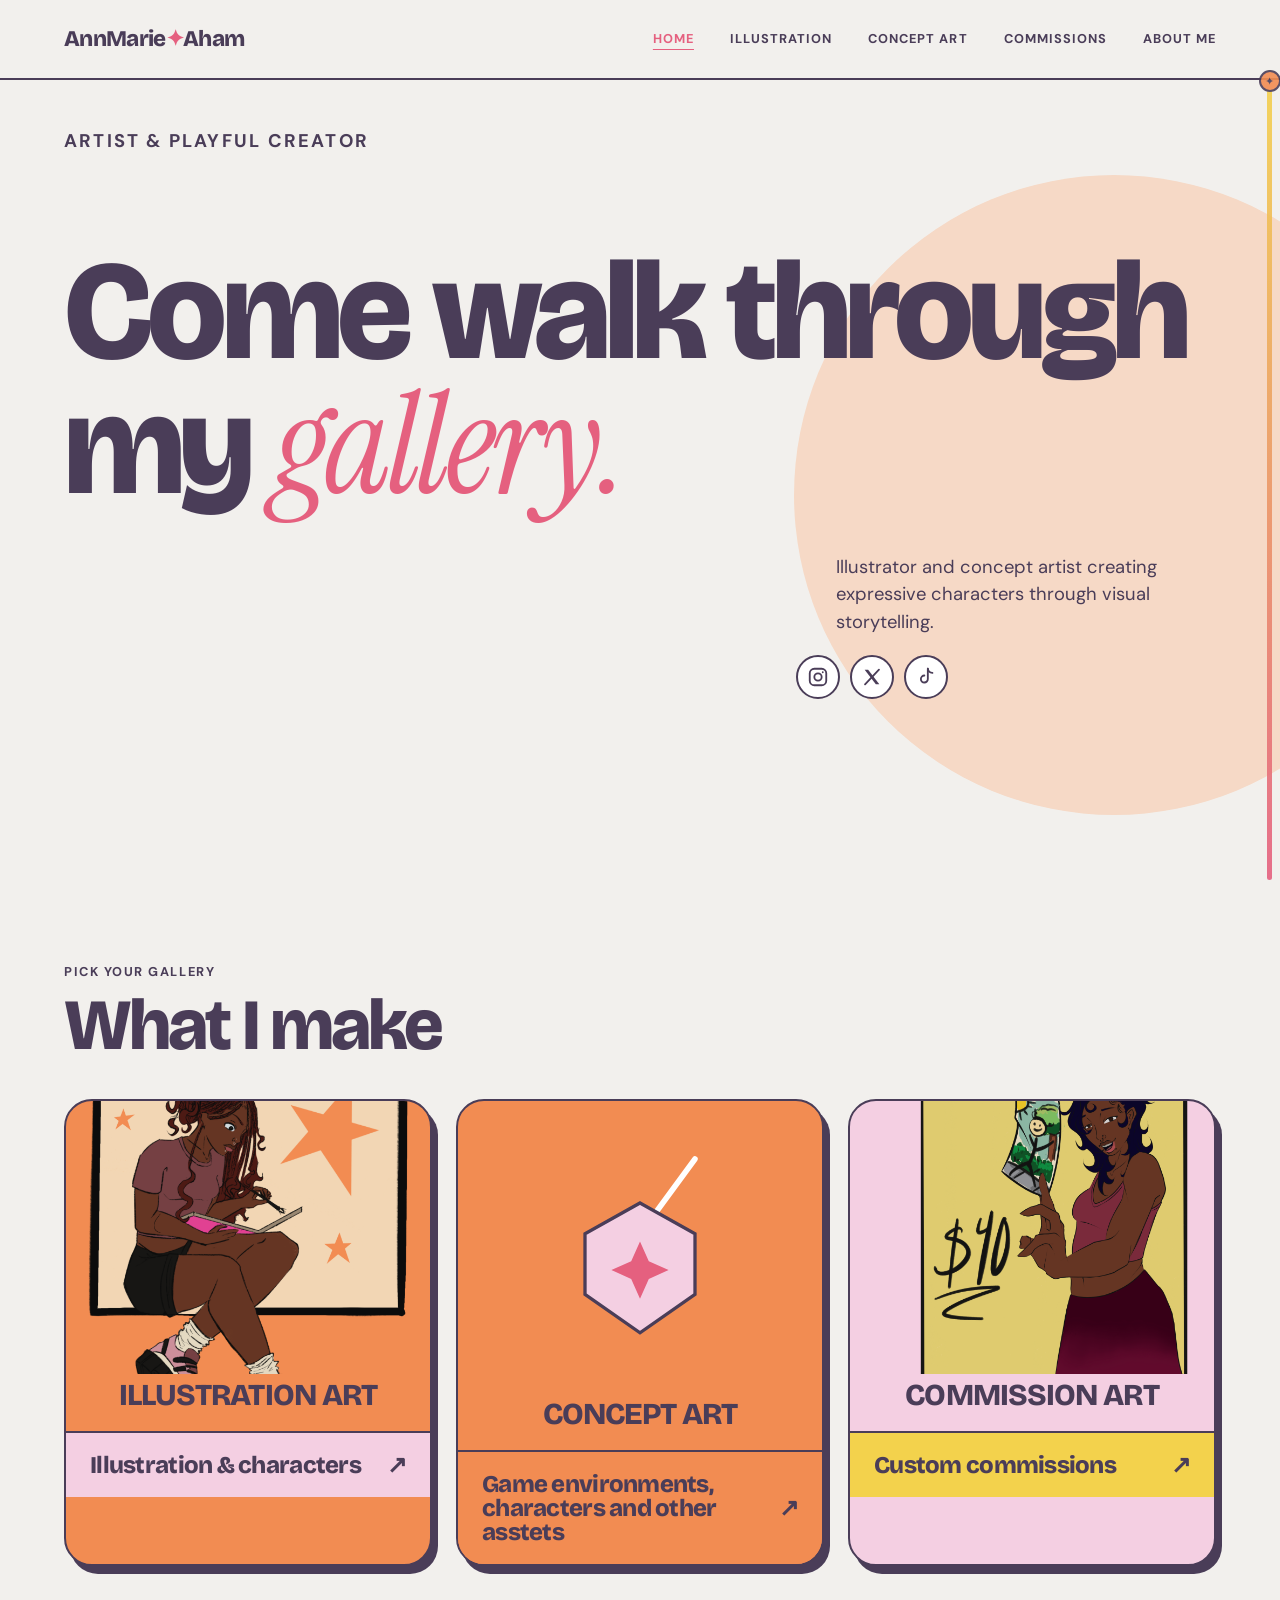
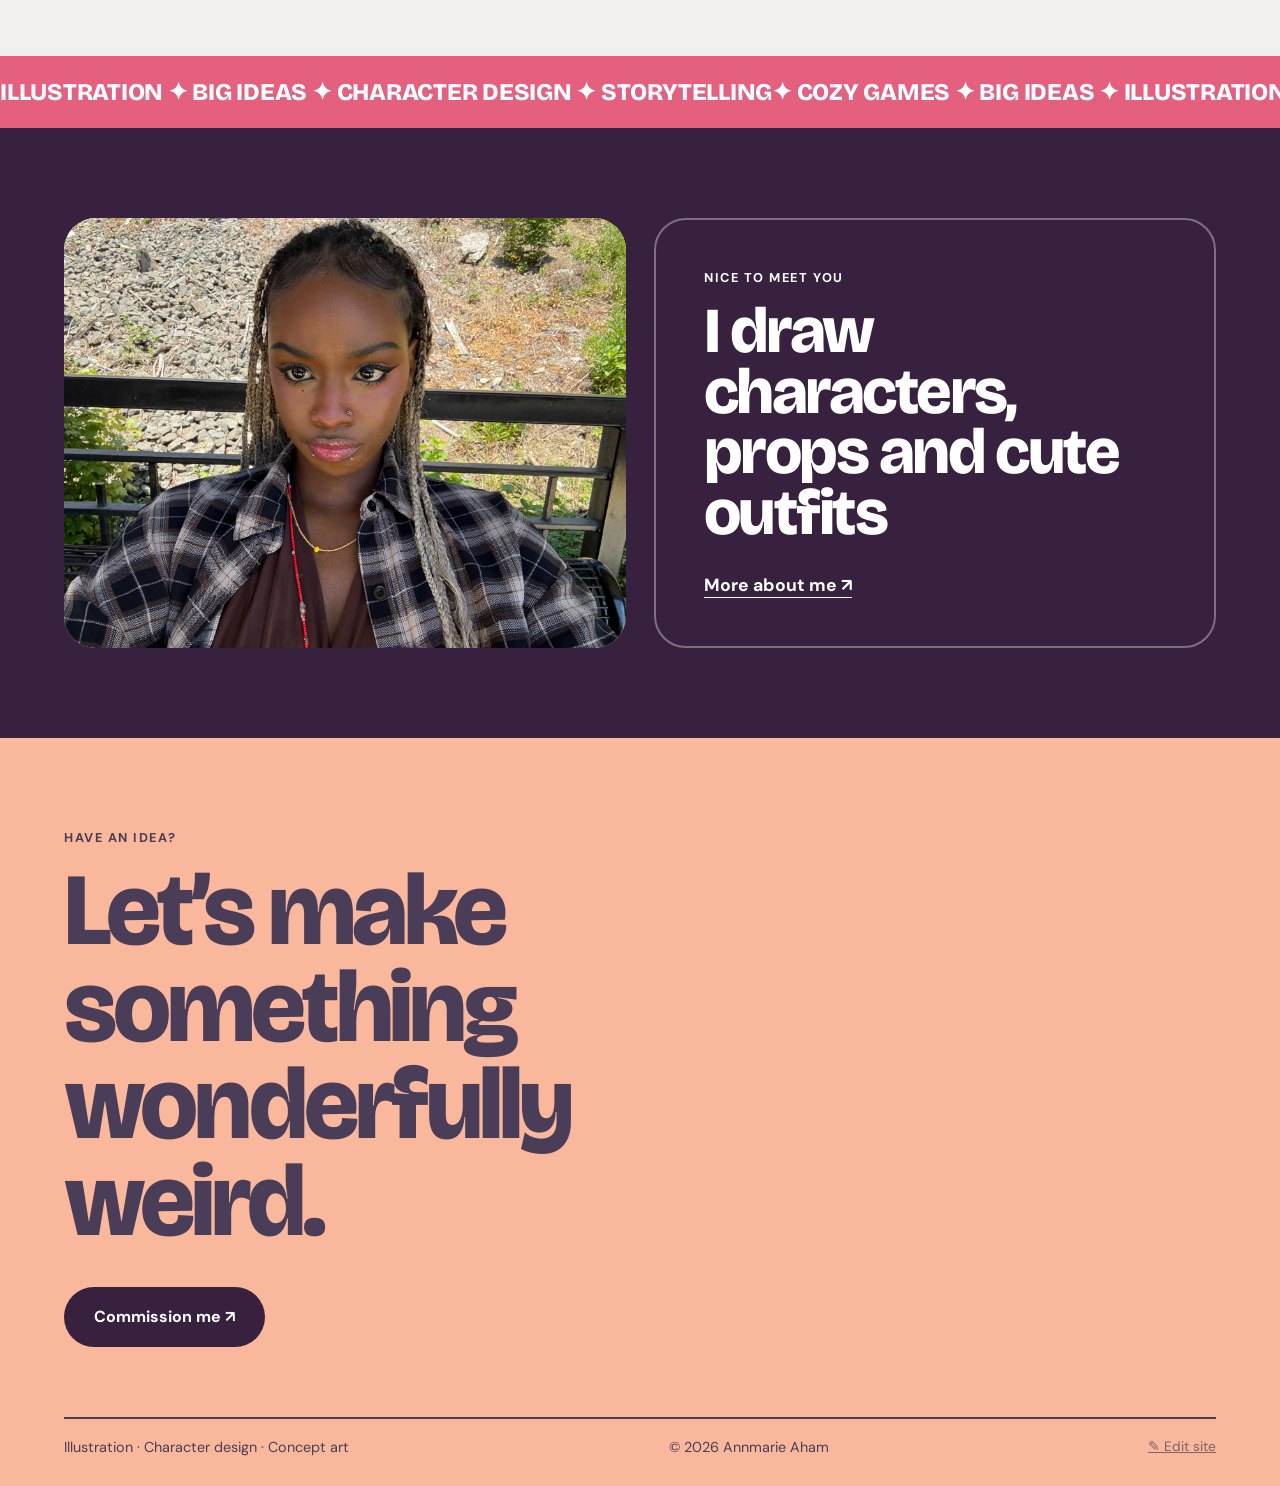
<file: index.html>
<!DOCTYPE html>
<html lang="en">
<head>
<meta charset="utf-8">
<meta name="viewport" content="width=device-width, initial-scale=1">
<title>Annmarie Aham | Illustration, Character & Game Design</title>
<link rel="preconnect" href="https://fonts.googleapis.com">
<link rel="preconnect" href="https://fonts.gstatic.com" crossorigin>
<link href="https://fonts.googleapis.com/css2?family=Bricolage+Grotesque:opsz,wght@12..96,500;12..96,800&family=DM+Sans:wght@400;500;700&family=Instrument+Serif:ital@1&display=swap" rel="stylesheet">
<link rel="icon" href="favicon.png" type="image/png"><link rel="apple-touch-icon" href="favicon.png"><link rel="stylesheet" href="style.css">
</head>
<body data-page="home">

<header>
  <a class="logo" href="#top">ANNMARIE<span>✦</span>AHAM</a>
  <nav aria-label="Main"><a href="index.html" aria-current="page">Home</a>
    <a href="illustration.html">Illustration</a>
    <a href="game-design.html">Game design</a>
    <a href="commissions.html">Commissions</a>
    <a href="about.html">About me</a>
  </nav>
</header>

<main id="top">
  <section class="hero">
    <div class="circle" aria-hidden="true"></div>
    <p class="tag" style="max-width:none;margin:0" data-text="hero.tag">Artist &amp; playful world-builder</p>
    <h1><span data-text="hero.title">Come wander through my</span> <em data-text="hero.accent">imagination.</em></h1>
    <p data-text="hero.text">Illustrator and concept artist creating expressive characters and immersive worlds.</p><div class="soc-slot" data-socials></div>
  </section>

  <section class="make" id="work">
    <p class="tag" data-text="make.tag">Pick your adventure</p>
    <h2 data-text="make.heading">What I make</h2>
    <div class="cards">

      <!-- Replace each <svg> with <img src="your-art.png" alt="..."> when you're ready -->
      <a class="card" href="illustration.html" style="background:var(--orange)">
        <div class="art" data-img="card1.image">
          <svg viewBox="0 0 200 200" aria-hidden="true"><ellipse cx="78" cy="30" rx="14" ry="22" fill="#8fbf4a" transform="rotate(-35 78 30)"/><circle cx="100" cy="110" r="72" fill="#f6cf6a" stroke="#4a3d58" stroke-width="3"/><circle cx="78" cy="105" r="6" fill="#4a3d58"/><circle cx="122" cy="105" r="6" fill="#4a3d58"/><path d="M85 130q15 12 30 0" stroke="#4a3d58" stroke-width="4" fill="none" stroke-linecap="round"/></svg>
        </div>
        <div class="big" data-text="card1.big">Sweet trouble</div>
        <div class="label" style="background:var(--blush)"><span data-text="card1.label">Illustration &amp; characters</span><span>↗</span></div>
      </a>

      <a class="card c2" href="game-design.html">
        <div class="art" data-img="card2.image">
          <svg viewBox="0 0 200 200" aria-hidden="true"><line x1="150" y1="20" x2="95" y2="95" stroke="#fff" stroke-width="5" stroke-linecap="round"/><path d="M100 60l50 28v55l-50 35-50-35V88z" fill="#f4cfe2" stroke="#4a3d58" stroke-width="3"/><path d="M100 95l8 18 18 8-18 8-8 18-8-18-18-8 18-8z" fill="#e5607f"/></svg>
        </div>
        <div class="big" data-text="card2.big">Small but mighty</div>
        <div class="label"><span data-text="card2.label">Game design</span><span>↗</span></div>
      </a>

      <a class="card c3" href="commissions.html">
        <div class="art" data-img="card3.image">
          <svg viewBox="0 0 200 200" aria-hidden="true"><circle cx="45" cy="45" r="22" fill="#f28c52"/><circle cx="45" cy="45" r="9" fill="#f3d24c"/><circle cx="150" cy="150" r="26" fill="#f28c52"/><circle cx="150" cy="150" r="10" fill="#f3d24c"/><circle cx="100" cy="100" r="46" fill="#f28c52" stroke="#4a3d58" stroke-width="3"/><path d="M62 88a38 30 0 0 1 76 0z" fill="#f3d24c"/><circle cx="88" cy="108" r="3.5" fill="#4a3d58"/><circle cx="112" cy="108" r="3.5" fill="#4a3d58"/></svg>
        </div>
        <div class="big" data-text="card3.big">Grow wild</div>
        <div class="label"><span data-text="card3.label">Custom commissions</span><span>↗</span></div>
      </a>
    </div>
  </section>

  <div class="band" aria-hidden="true"><div><span data-text="band">Games ✦ Big ideas ✦ Character design ✦ Colorful worlds ✦ Cozy games ✦ Big ideas ✦ </span><span data-text="band">Games ✦ Big ideas ✦ Character design ✦ Colorful worlds ✦ Cozy games ✦ Big ideas ✦ </span><span data-text="band">Games ✦ Big ideas ✦ Character design ✦ Colorful worlds ✦ Cozy games ✦ Big ideas ✦ </span><span data-text="band">Games ✦ Big ideas ✦ Character design ✦ Colorful worlds ✦ Cozy games ✦ Big ideas ✦ </span></div></div>

  <section class="about" id="about">
    <div class="pic" data-img="teaser.image">
      <svg viewBox="0 0 200 220" aria-hidden="true"><path d="M100 10l30 50H70z" fill="#f9b79b"/><path d="M45 190c-6-70 10-125 55-125s61 55 55 125z" fill="#e5607f" stroke="#38213f" stroke-width="3"/><circle cx="78" cy="115" r="7" fill="#38213f"/><circle cx="122" cy="115" r="7" fill="#38213f"/><path d="M82 145h36v14q-18 8-36 0z" fill="#fff"/></svg>
    </div>
    <div class="txt">
      <div>
        <p class="tag" data-text="teaser.tag">Nice to meet you</p>
        <h2 style="margin-top:14px" data-text="teaser.heading">I draw joy with a dash of mischief.</h2>
      </div>
      <a href="about.html" data-text="teaser.link">More about me ↗</a>
    </div>
  </section>

  <section class="cta" id="contact">
    <p class="tag" data-text="cta.tag">Have a story to tell?</p>
    <h2 style="margin-top:14px" data-text="cta.heading">Let’s make something wonderfully weird.</h2>
    <a class="btn" href="commissions.html" data-text="cta.button">Commission me ↗</a>
    <footer><span data-text="site.footer">Illustration · Character design · Game design</span><span data-text="site.copyright">© 2026 Annmarie Aham</span></footer>
  </section>
</main>

<div id="trail" aria-hidden="true"><div id="dot">✦</div></div>
<script src="site.js"></script>
</body>
</html>
</file>
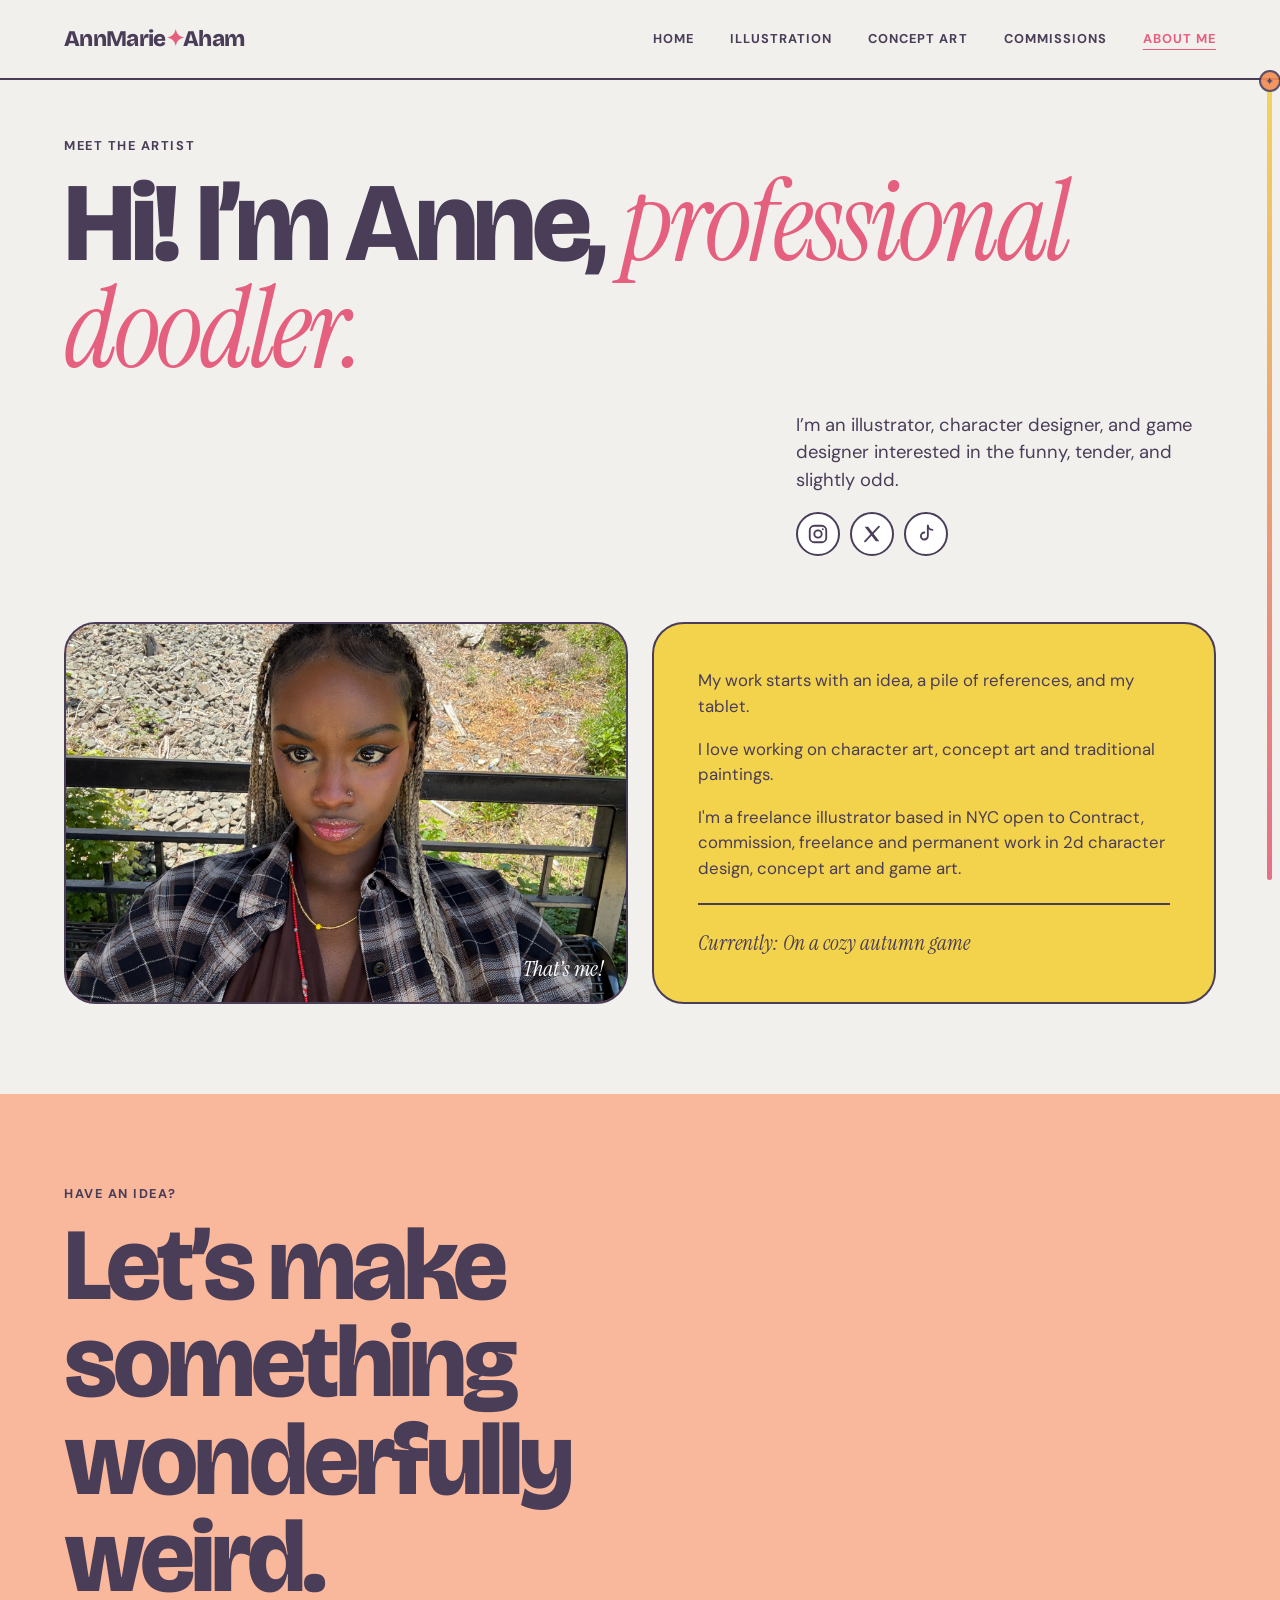
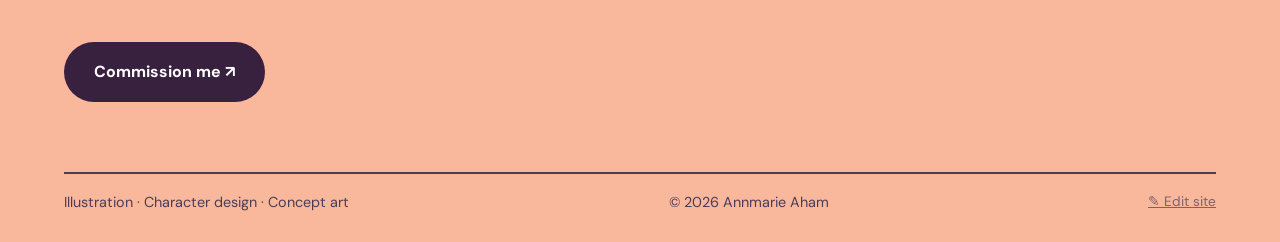
<file: about.html>
<!DOCTYPE html>
<html lang="en"><head><meta charset="utf-8"><meta name="viewport" content="width=device-width, initial-scale=1">
<title>About | Annmarie Aham</title>
<link rel="preconnect" href="https://fonts.googleapis.com"><link rel="preconnect" href="https://fonts.gstatic.com" crossorigin>
<link href="https://fonts.googleapis.com/css2?family=Bricolage+Grotesque:opsz,wght@12..96,500;12..96,800&family=DM+Sans:wght@400;500;700&family=Instrument+Serif:ital@1&display=swap" rel="stylesheet">
<link rel="icon" href="favicon.png" type="image/png"><link rel="apple-touch-icon" href="favicon.png"><link rel="stylesheet" href="style.css"></head><body data-page="about"><header><a class="logo" href="index.html">ANNMARIE<span>✦</span>AHAM</a><nav aria-label="Main"><a href="index.html">Home</a><a href="illustration.html">Illustration</a><a href="game-design.html">Game design</a><a href="commissions.html">Commissions</a><a href="about.html" aria-current="page">About me</a></nav></header><main><section class="page-hero"><p class="tag" data-text="tag">Meet the artist</p><h1><span data-text="title">Hi! I’m Annmarie,</span> <em data-text="accent">professional doodler.</em></h1><p class="lead" data-text="lead">I’m an illustrator, character designer, and game designer interested in the funny, tender, and slightly odd.</p><div class="soc-slot" data-socials></div></section><section class="duo"><div class="me" data-img="portrait"><svg viewBox="0 0 200 220" aria-hidden="true"><path d="M30 215c-10-90 8-175 70-175s80 85 70 175z" fill="#4a2d5c"/><circle cx="100" cy="120" r="52" fill="#f3b45a"/><circle cx="80" cy="118" r="5" fill="#38213f"/><circle cx="120" cy="118" r="5" fill="#38213f"/><path d="M88 140q12 9 24 0" stroke="#38213f" stroke-width="4" fill="none" stroke-linecap="round"/></svg><b data-text="caption">That’s me!</b></div>
<div class="bio" ><div data-list="bio" data-item="p" style="display:contents"><p>My work starts with a pencil, a pile of references, and the question “what if it had a tiny hat?” Edit this paragraph with your own story.</p><p>I love collaborating with kind people on picture books, indie games, and identity projects. When I’m not drawing, you’ll find me making ceramics and gardening.</p></div><hr><p class="now" data-text="now">Currently: wonky shapes, tiny marvels, huge flowers.</p></div></section></main><section class="cta"><p class="tag" data-text="cta.tag">Have a story to tell?</p><h2 style="margin-top:14px" data-text="cta.heading">Let’s make something wonderfully weird.</h2><a class="btn" href="commissions.html" data-text="cta.button">Commission me ↗</a><footer><span data-text="site.footer">Illustration · Character design · Game design</span><span data-text="site.copyright">© 2026 Annmarie Aham</span></footer></section><div id="trail" aria-hidden="true"><div id="dot">✦</div></div><script src="site.js"></script></body></html>
</file>
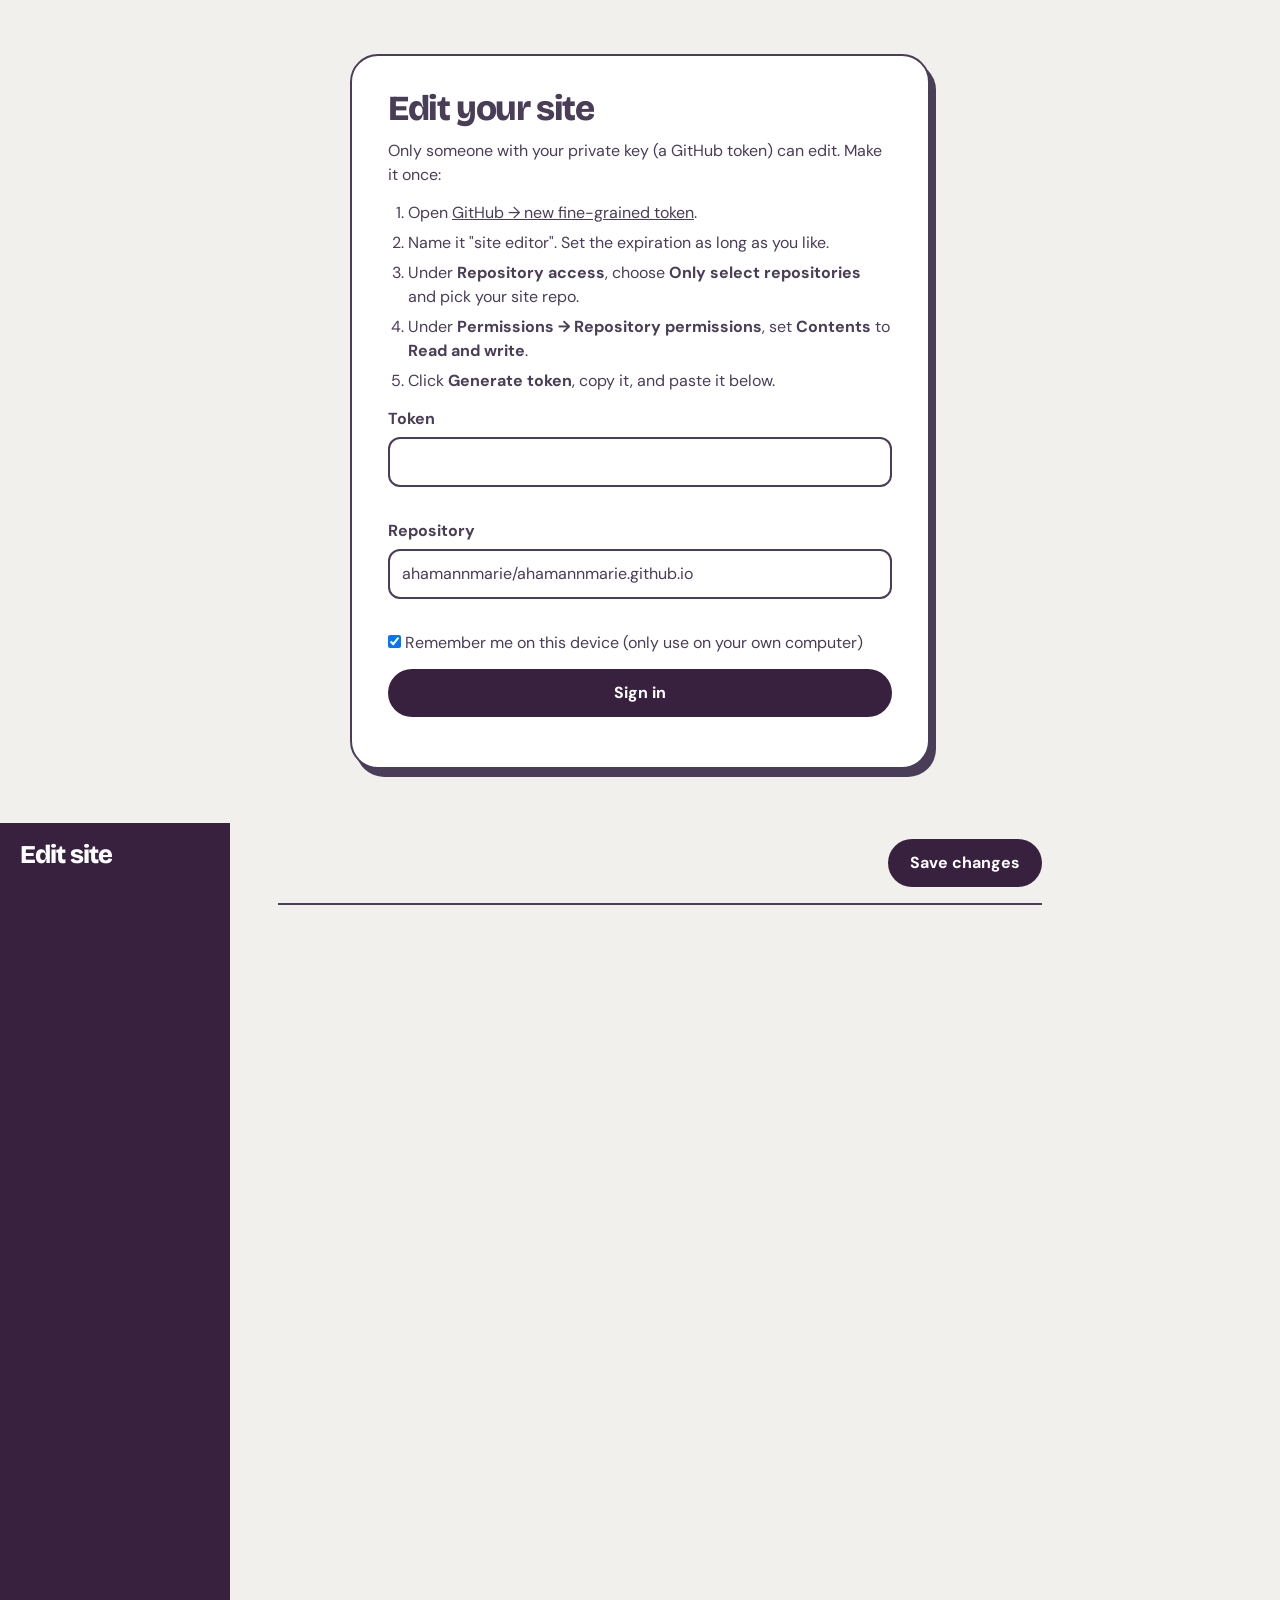
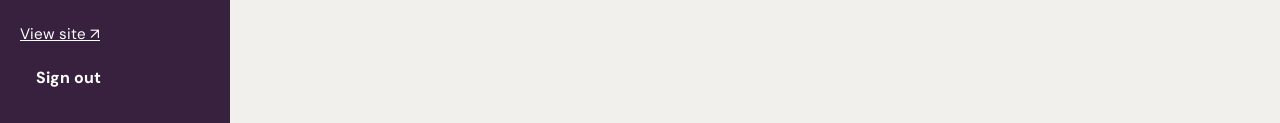
<file: admin.html>
<!DOCTYPE html>
<html lang="en"><head><meta charset="utf-8"><meta name="viewport" content="width=device-width, initial-scale=1">
<meta name="robots" content="noindex"><title>Edit site | Annmarie Aham</title>
<link rel="preconnect" href="https://fonts.googleapis.com"><link rel="preconnect" href="https://fonts.gstatic.com" crossorigin>
<link href="https://fonts.googleapis.com/css2?family=Bricolage+Grotesque:opsz,wght@12..96,500;12..96,800&family=DM+Sans:wght@400;500;700&display=swap" rel="stylesheet">
<link rel="stylesheet" href="style.css">
<style>
body{background:var(--paper)}
#login{max-width:580px;margin:6vh auto;padding:clamp(20px,4vw,36px);border:2px solid var(--ink);border-radius:28px;box-shadow:6px 8px 0 var(--ink);background:#fff;display:grid;gap:14px}
#login ol{padding-left:20px;display:grid;gap:6px}
#app{display:grid;grid-template-columns:230px 1fr;min-height:100vh}
aside{background:var(--plum);color:#fff;padding:20px;display:flex;flex-direction:column;gap:8px;position:sticky;top:0;height:100vh;overflow:auto}
aside h1{font-size:1.6rem;margin-bottom:10px}
aside a{color:#fff;margin-top:auto;font-size:.95rem}
.tab{text-align:left;background:none;border:2px solid transparent;color:#fff;padding:11px 14px;border-radius:14px;font:inherit;font-weight:700;cursor:pointer;min-height:44px}
.tab:hover{background:rgba(255,255,255,.12)}.tab[aria-current]{background:var(--pink)}
main{padding:0 clamp(16px,4vw,48px) 90px;max-width:860px}
.bar{position:sticky;top:0;z-index:5;background:var(--paper);display:flex;gap:14px;align-items:center;flex-wrap:wrap;padding:16px 0;border-bottom:2px solid var(--ink);margin-bottom:24px}
.bar h2{font-size:1.8rem;margin-right:auto}
#msg{font-weight:700}#msg.err{color:#b3123c}
.b{background:var(--plum);color:#fff;border:0;border-radius:999px;padding:12px 22px;font:inherit;font-weight:700;cursor:pointer;min-height:44px}
.b:hover{background:var(--pink)}.b.s{background:#fff;color:var(--ink);border:2px solid var(--ink);padding:6px 14px;min-height:36px}
.f{margin-bottom:18px}.l{display:block;font-weight:700;margin-bottom:6px}
input[type=text],input[type=email],textarea,select{width:100%;padding:11px 12px;border:2px solid var(--ink);border-radius:12px;font:inherit;background:#fff;color:var(--ink)}
input[type=color]{width:64px;height:44px;border:2px solid var(--ink);border-radius:12px;padding:2px;background:#fff}
fieldset{border:2px solid var(--ink);border-radius:20px;padding:16px;margin:0 0 18px;min-width:0}
legend{font-weight:800;padding:0 8px}legend:empty{display:none}
.row{border:2px dashed #b9aec2;border-radius:16px;padding:12px;margin-bottom:12px}
.rh{display:flex;gap:8px;align-items:center;margin-bottom:10px;font-weight:700}.rh .b:first-of-type{margin-left:auto}
.thumb{display:block;width:150px;aspect-ratio:4/3;object-fit:cover;border-radius:12px;border:2px solid var(--ink);margin-bottom:8px;background:#eee}
.hint{display:block;font-size:.85rem;opacity:.75;margin-bottom:8px;word-break:break-all}
@media(max-width:760px){#app{display:block}aside{position:static;height:auto;flex-direction:row;flex-wrap:wrap}aside h1{width:100%}aside a{margin:0}}
</style></head>
<body>
<div id="login" hidden>
  <h1 style="font-size:2.2rem">Edit your site</h1>
  <p>Only someone with your private key (a GitHub token) can edit. Make it once:</p>
  <ol>
    <li>Open <a href="https://github.com/settings/personal-access-tokens/new" target="_blank" rel="noopener">GitHub → new fine-grained token</a>.</li>
    <li>Name it "site editor". Set the expiration as long as you like.</li>
    <li>Under <b>Repository access</b>, choose <b>Only select repositories</b> and pick your site repo.</li>
    <li>Under <b>Permissions → Repository permissions</b>, set <b>Contents</b> to <b>Read and write</b>.</li>
    <li>Click <b>Generate token</b>, copy it, and paste it below.</li>
  </ol>
  <div class="f"><label class="l" for="tk">Token</label><input id="tk" type="password" autocomplete="off" style="width:100%;padding:11px 12px;border:2px solid var(--ink);border-radius:12px;font:inherit"></div>
  <div class="f"><label class="l" for="rp">Repository</label><input id="rp" type="text"></div>
  <label><input id="rem" type="checkbox" checked> Remember me on this device (only use on your own computer)</label>
  <button class="b" id="go">Sign in</button><p id="lmsg" role="alert" class="err" style="color:#b3123c;font-weight:700"></p>
</div>
<div id="app" hidden>
  <aside><h1>Edit site</h1><nav id="tabs" aria-label="Pages" style="display:contents"></nav><a href="index.html" target="_blank" rel="noopener">View site ↗</a><button class="tab" id="out">Sign out</button></aside>
  <main><div class="bar"><h2 id="ttl"></h2><span id="msg" role="status"></span><button class="b" id="save">Save changes</button></div><div id="form"></div></main>
</div>
<script>
const $=s=>document.querySelector(s);
const el=(t,a={},...k)=>{const e=document.createElement(t);for(const[x,y]of Object.entries(a)){x==='class'?e.className=y:x.startsWith('on')?e[x]=y:e.setAttribute(x,y)}e.append(...k);return e};
let token=sessionStorage.gh||localStorage.gh||'',repo=localStorage.repo||'ahamannmarie/ahamannmarie.github.io',cur,data,sha,dirty=false;const prev={};

// ---- field helpers
const S=(k,l)=>({k,l,t:'s'}),T=(k,l)=>({k,l,t:'t'}),I=(k,l)=>({k,l,t:'i'}),C=(k,l)=>({k,l,t:'c'}),F=(k,l,opts)=>({k,l,t:'f',opts}),O=(k,l,f)=>({k,l,t:'o',f}),L=d=>({...d,list:true});
const card=n=>O('card'+n,'Card '+n,[I('image','Image'),S('big','Big text on card'),S('label','Bottom label')]);
const gal=[S('tag','Small label above title'),S('title','Title'),S('accent','Pink accent text'),T('lead','Intro text'),L(O('items','Pieces (this order is the order on the page)',[I('image','Main image'),L(I('more','More images (people swipe to these in full screen)')),S('title','Title'),S('subtitle','Short description')]))];
const DISPLAY=['Bricolage Grotesque','Poppins','Nunito','Space Grotesk','Baloo 2','Fredoka','Lilita One','Syne','DM Serif Display'],BODY=['DM Sans','Nunito','Poppins','Inter','Lora'],ACCENT=['Instrument Serif','Playfair Display','DM Serif Display','Fraunces','Lora','Caveat'];
const PAGES=[
{id:'home',label:'Home',file:'data/home.json',schema:[O('hero','Top section',[S('tag','Small label'),S('title','Heading'),S('accent','Pink accent text'),T('text','Intro text')]),O('make','"What I make" heading',[S('tag','Small label'),S('heading','Heading')]),card(1),card(2),card(3),T('band','Scrolling pink banner text'),O('teaser','Dark about section',[I('image','Image'),S('tag','Small label'),S('heading','Heading'),S('link','Link text')]),O('cta','Bottom section',[S('tag','Small label'),S('heading','Heading'),S('button','Button text')])]},
{id:'illustration',label:'Illustration',file:'data/illustration.json',schema:gal},
{id:'game',label:'Game design',file:'data/game-design.json',schema:gal},
{id:'commissions',label:'Commissions',file:'data/commissions.json',schema:[S('tag','Small label'),S('title','Title'),S('accent','Pink accent text'),T('lead','Intro text'),O('draw','"What I draw" box',[S('heading','Heading'),T('text','Text'),T('prices','Prices and turnaround')]),O('how','"How it works" box',[S('heading','Heading'),L(S('steps','Steps'))]),O('cta','Bottom section',[S('heading','Heading'),S('button','Button text')])]},
{id:'about',label:'About',file:'data/about.json',schema:[S('tag','Small label'),S('title','Title'),S('accent','Pink accent text'),T('lead','Intro text'),I('portrait','Portrait image'),S('caption','Portrait caption'),L(T('bio','Bio paragraphs')),S('now','"Currently" line')]},
{id:'site',label:'Name, menu & footer',file:'data/site.json',schema:[S('logo','Logo text (keep the ✦ star)'),O('nav','Menu words',[S('home','Home'),S('illustration','Illustration'),S('game','Game design'),S('commissions','Commissions'),S('about','About me')]),S('email','Contact email'),S('footer','Footer line'),S('copyright','Copyright text')]},
{id:'theme',label:'Colors & fonts',file:'data/theme.json',def:{colors:{paper:'#f2f0ed',ink:'#4a3d58',pink:'#e5607f',yellow:'#f3d24c',orange:'#f28c52',blush:'#f4cfe2',plum:'#38213f',peach:'#f6d9c6',salmon:'#f9b79b'},fonts:{display:'Bricolage Grotesque',body:'DM Sans',serif:'Instrument Serif'}},
 schema:[O('colors','Colors',[C('paper','Page background'),C('ink','Text and outlines'),C('pink','Pink accent'),C('yellow','Yellow'),C('orange','Orange'),C('blush','Light pink'),C('plum','Dark purple'),C('peach','Peach circle'),C('salmon','Bottom section')]),O('fonts','Fonts',[F('display','Headings',DISPLAY),F('body','Body text',BODY),F('serif','Pink accent words',ACCENT)])]}];

// ---- form builder
const mark=()=>{dirty=true;msg('')};
function msg(t,bad){const m=$('#msg');m.textContent=t;m.className=bad?'err':''}
const btn=(t,f,aria)=>el('button',{class:'b s',type:'button',onclick:f,'aria-label':aria||t},t);
function one(d,o,k){
  if(d.t==='o'){const v=o[k]=o[k]&&typeof o[k]==='object'?o[k]:{};return el('fieldset',{},el('legend',{},d.l||''),...d.f.map(c=>field(c,v,c.k)))}
  if(d.t==='i')return img(d,o,k);
  if(d.t==='f'){const x=el('select');d.opts.forEach(n=>x.append(el('option',{value:n},n)));x.value=o[k]||d.opts[0];x.onchange=()=>{o[k]=x.value;mark()};return x}
  const x=d.t==='t'?el('textarea',{rows:4}):el('input',{type:d.t==='c'?'color':'text'});x.value=o[k]||(d.t==='c'?'#000000':'');x.oninput=()=>{o[k]=x.value;mark()};return x}
function field(d,o,k){
  if(d.list){const arr=o[k]=Array.isArray(o[k])?o[k]:[];const fs=el('fieldset',{},el('legend',{},d.l)),box=el('div');
    const mv=(i,n)=>{if(n<0||n>=arr.length)return;[arr[i],arr[n]]=[arr[n],arr[i]];mark();draw()};
    const draw=()=>{box.replaceChildren(...arr.map((_,i)=>el('div',{class:'row'},el('div',{class:'rh'},'#'+(i+1),btn('↑',()=>mv(i,i-1),'Move up'),btn('↓',()=>mv(i,i+1),'Move down'),btn('Remove',()=>{arr.splice(i,1);mark();draw()},'Remove item')),d.t==='o'||d.t==='i'?one({...d,l:'',list:false},arr,i):el('label',{},el('span',{class:'l'},d.l),one({...d,list:false},arr,i)))))};
    draw();fs.append(box,btn('+ Add',()=>{arr.push(d.t==='o'?{}:'');mark();draw()},'Add to '+d.l));return fs}
  if(d.t==='o')return one(d,o,k);
  const w=el('div',{class:'f'});
  if(d.t==='i')w.append(el('span',{class:'l'},d.l),one(d,o,k));else w.append(el('label',{},el('span',{class:'l'},d.l),one(d,o,k)));
  return w}
function img(d,o,k){const w=el('div'),pic=el('img',{class:'thumb',alt:''}),info=el('span',{class:'hint'});
  const show=()=>{const v=o[k];pic.hidden=!v;if(v){pic.src=prev[v]||v.replace(/^\//,'')}info.textContent=v||'No image yet'};
  const inp=el('input',{type:'file',accept:'image/*','aria-label':'Upload '+(d.l||'image')});
  inp.onchange=async()=>{const f=inp.files[0];if(!f)return;msg('Uploading…');try{o[k]=await upload(f);mark();show();msg('Uploaded. Click Save changes to use it.')}catch(e){msg('Upload failed: '+e.message,1)}};
  w.append(pic,info,inp,' ',btn('Remove image',()=>{o[k]='';mark();show()}));show();return w}

// ---- GitHub
const api=(p,o={})=>fetch('https://api.github.com/repos/'+repo+'/contents/'+p,{cache:'no-store',...o,headers:{Authorization:'Bearer '+token,Accept:'application/vnd.github+json'}});
const dec=c=>new TextDecoder().decode(Uint8Array.from(atob(c.replace(/\n/g,'')),x=>x.charCodeAt(0)));
const enc=s=>btoa(unescape(encodeURIComponent(s)));
function shrink(f){return new Promise((res,rej)=>{const i=new Image();i.onload=()=>{const s=Math.min(1,1800/Math.max(i.width,i.height)),c=el('canvas'),png=f.type==='image/png';c.width=Math.round(i.width*s);c.height=Math.round(i.height*s);const x=c.getContext('2d');if(!png){x.fillStyle='#fff';x.fillRect(0,0,c.width,c.height)}x.drawImage(i,0,0,c.width,c.height);c.toBlob(b=>b?res(b):rej(new Error('could not read image')),png?'image/png':'image/jpeg',.88)};i.onerror=()=>rej(new Error('could not read that image (export HEIC photos as JPG or PNG first)'));i.src=URL.createObjectURL(f)})}
async function upload(f){const b=await shrink(f),name=Date.now()+'-'+f.name.replace(/\.[^.]+$/,'').toLowerCase().replace(/[^a-z0-9]+/g,'-').slice(0,40)+(b.type==='image/png'?'.png':'.jpg');
  const content=await new Promise(r=>{const fr=new FileReader();fr.onload=()=>r(fr.result.split(',')[1]);fr.readAsDataURL(b)});
  const r=await api('images/'+name,{method:'PUT',body:JSON.stringify({message:'Upload '+name,content})});if(!r.ok)throw new Error((await r.json()).message);
  const p='/images/'+name;prev[p]=URL.createObjectURL(b);return p}
async function openPage(p){
  if(dirty&&!confirm('You have unsaved changes. Leave without saving?'))return;
  cur=p;dirty=false;msg('');$('#ttl').textContent=p.label;document.querySelectorAll('.tab[data-id]').forEach(b=>b.toggleAttribute('aria-current',b.dataset.id===p.id));
  $('#form').replaceChildren(el('p',{},'Loading…'));
  const r=await api(p.file+'?_='+Date.now());
  if(r.status===404){data=structuredClone(p.def||{});sha=null}
  else if(!r.ok){$('#form').replaceChildren(el('p',{class:'err'},'Could not load: '+(await r.json()).message));return}
  else{const j=await r.json();sha=j.sha;data=JSON.parse(dec(j.content))}
  if(p.def)for(const g in p.def)data[g]={...p.def[g],...(data[g]||{})};
  $('#form').replaceChildren(...p.schema.map(d=>field(d,data,d.k)));window.scrollTo(0,0)}
$('#save').onclick=async()=>{msg('Saving…');const body={message:'Edit '+cur.label+' (admin page)',content:enc(JSON.stringify(data,null,2)+'\n')};if(sha)body.sha=sha;
  const r=await api(cur.file,{method:'PUT',body:JSON.stringify(body)}),j=await r.json();
  if(!r.ok){msg(r.status===409||r.status===422?'This page changed somewhere else. Reload this page, then try again.':j.message,1);return}
  sha=j.content.sha;dirty=false;if(cur.id==='theme')localStorage.removeItem('theme');msg('Saved. Your live site updates in about a minute.')};
addEventListener('beforeunload',e=>{if(dirty)e.preventDefault()});

// ---- sign in
function start(){$('#login').hidden=true;$('#app').hidden=false;const t=$('#tabs');PAGES.forEach(p=>t.append(el('button',{class:'tab','data-id':p.id,type:'button',onclick:()=>openPage(p)},p.label)));openPage(PAGES[0])}
$('#out').onclick=()=>{if(dirty&&!confirm('Unsaved changes will be lost. Sign out?'))return;sessionStorage.removeItem('gh');localStorage.removeItem('gh');location.reload()};
$('#go').onclick=async()=>{const lm=$('#lmsg');lm.textContent='';token=$('#tk').value.trim();repo=$('#rp').value.trim();
  const r=await fetch('https://api.github.com/repos/'+repo,{headers:{Authorization:'Bearer '+token}}).catch(()=>null);
  if(!r)return lm.textContent='Could not reach GitHub. Check your connection.';
  if(r.status===401)return lm.textContent='That token did not work. Copy it again from GitHub.';
  if(r.status===404)return lm.textContent='The token cannot see that repository. Check the repository name and the token’s repository access.';
  const j=await r.json();if(!j.permissions||!j.permissions.push)return lm.textContent='The token is read-only. Set Contents to Read and write.';
  sessionStorage.gh=token;if($('#rem').checked){localStorage.gh=token;localStorage.repo=repo}start()};
$('#rp').value=repo;
if(token){fetch('https://api.github.com/repos/'+repo,{headers:{Authorization:'Bearer '+token}}).then(r=>r.ok?start():(localStorage.removeItem('gh'),sessionStorage.removeItem('gh'),$('#login').hidden=false)).catch(()=>$('#login').hidden=false)}else $('#login').hidden=false;
</script></body></html>
</file>
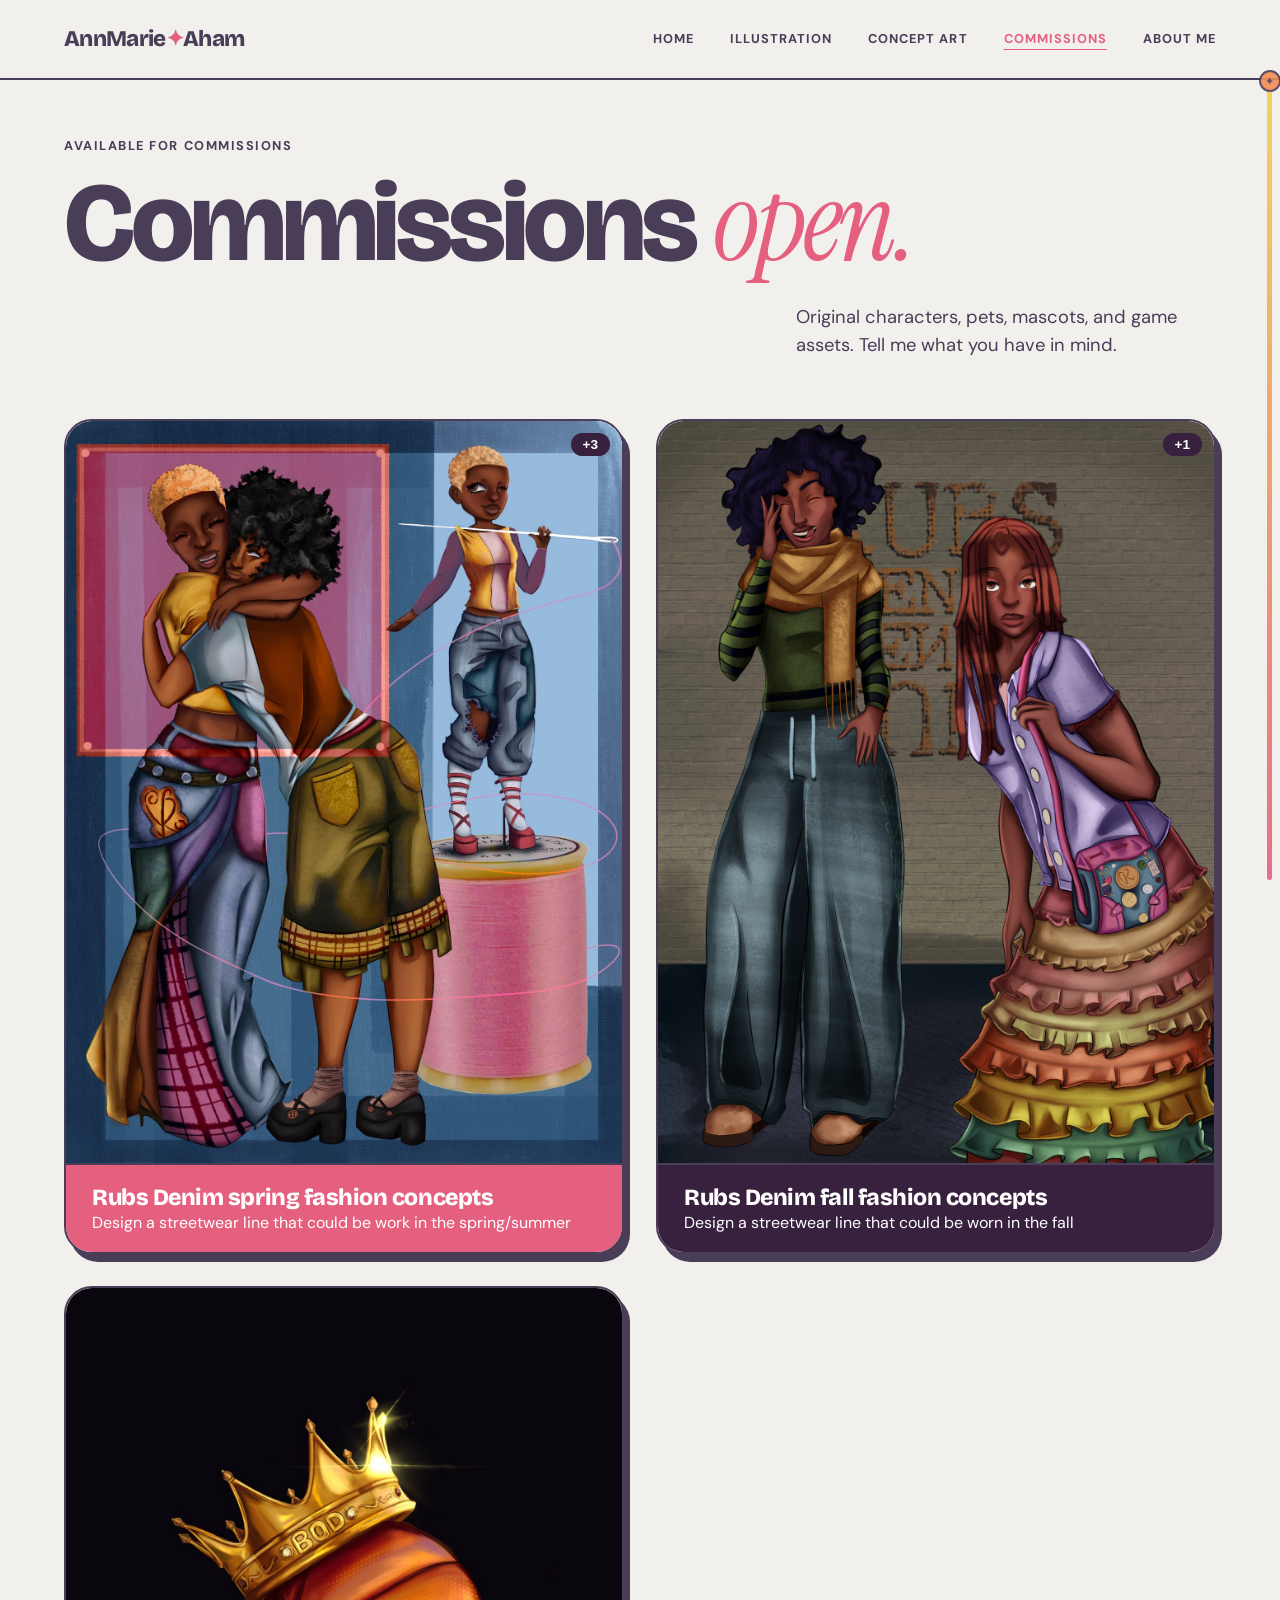
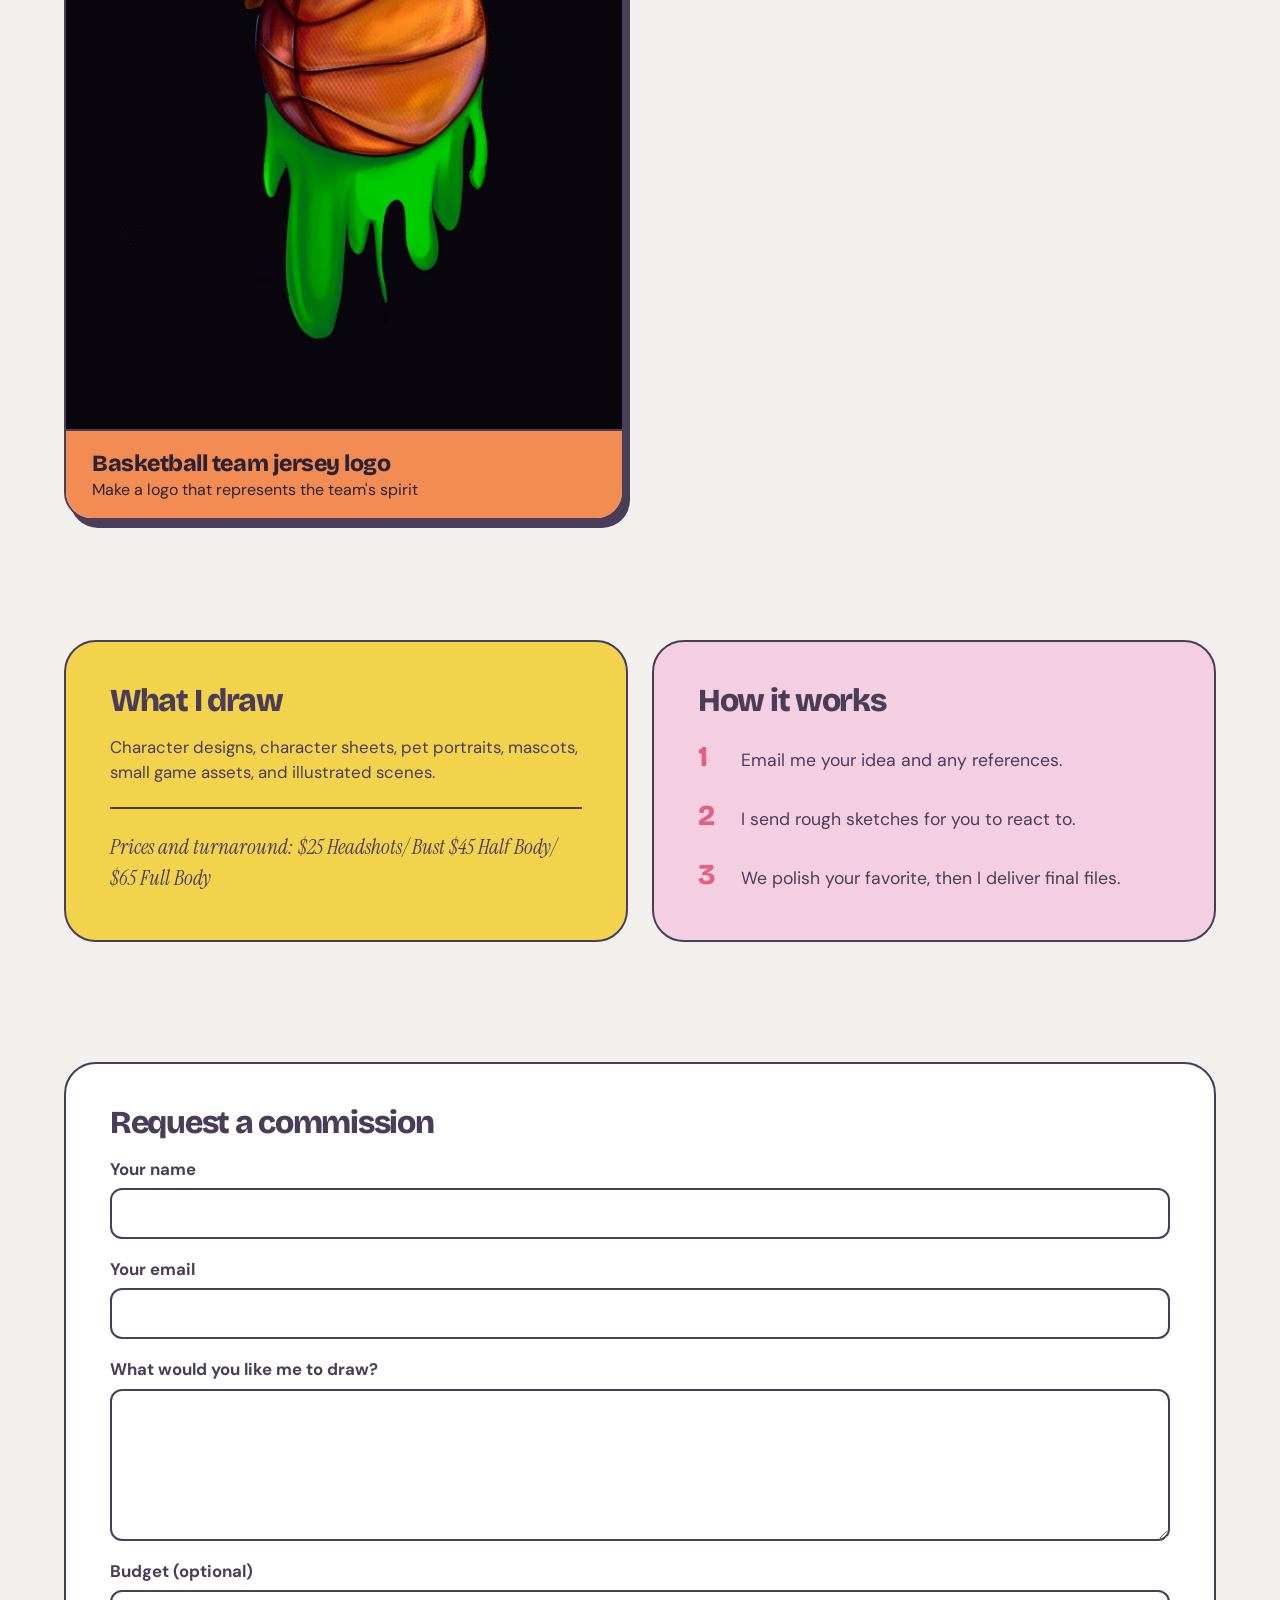
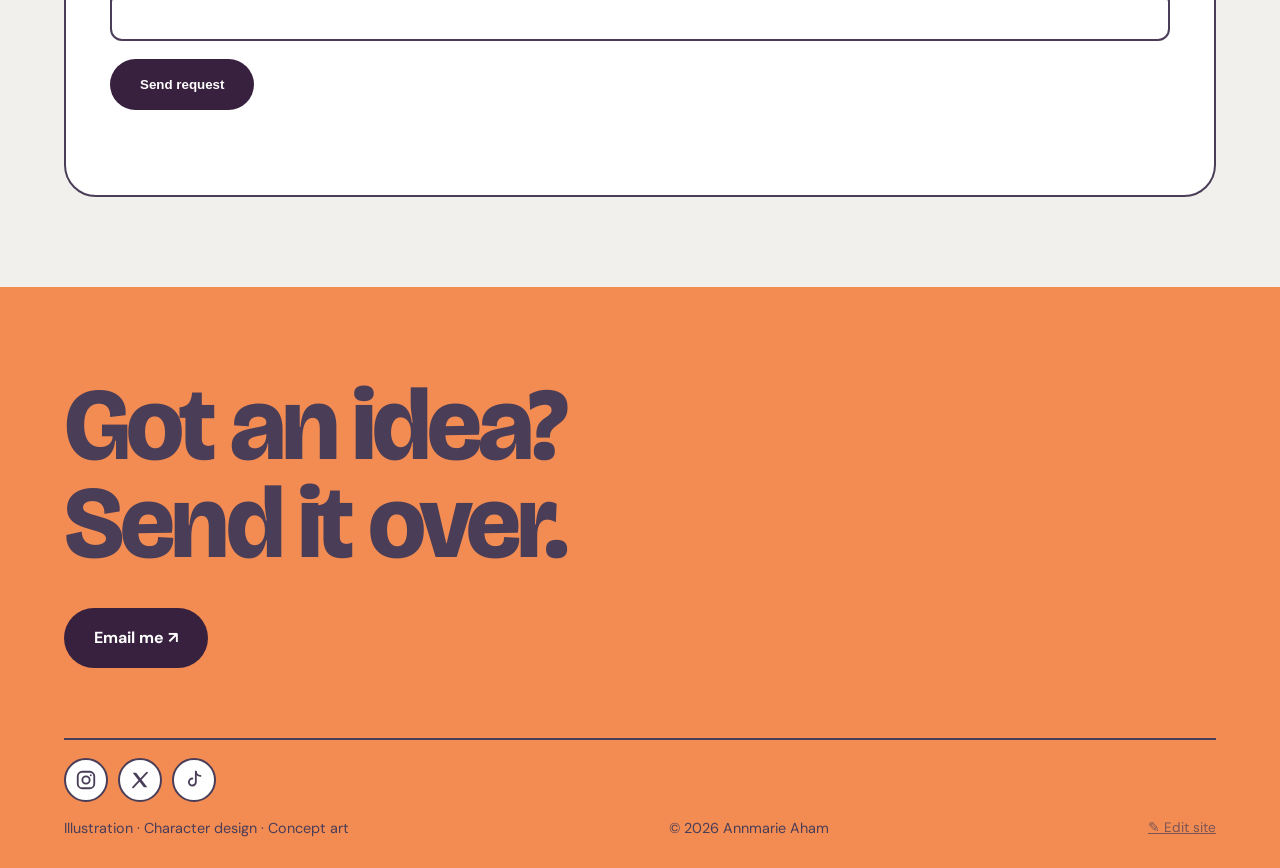
<file: commissions.html>
<!DOCTYPE html>
<html lang="en"><head><meta charset="utf-8"><meta name="viewport" content="width=device-width, initial-scale=1">
<title>Commissions | Annmarie Aham</title>
<link rel="preconnect" href="https://fonts.googleapis.com"><link rel="preconnect" href="https://fonts.gstatic.com" crossorigin>
<link href="https://fonts.googleapis.com/css2?family=Bricolage+Grotesque:opsz,wght@12..96,500;12..96,800&family=DM+Sans:wght@400;500;700&family=Instrument+Serif:ital@1&display=swap" rel="stylesheet">
<link rel="icon" href="favicon.png" type="image/png"><link rel="apple-touch-icon" href="favicon.png"><link rel="stylesheet" href="style.css"></head><body data-page="commissions"><header><a class="logo" href="index.html">ANNMARIE<span>✦</span>AHAM</a><nav aria-label="Main"><a href="index.html">Home</a><a href="illustration.html">Illustration</a><a href="game-design.html">Game design</a><a href="commissions.html" aria-current="page">Commissions</a><a href="about.html">About me</a></nav></header><main><section class="page-hero"><p class="tag" data-text="tag">Available for commissions</p><h1><span data-text="title">Commissions</span> <em data-text="accent">open.</em></h1><p class="lead" data-text="lead">Original characters, pets, mascots, and game assets. Tell me what you have in mind.</p></section><div class="grid" data-gallery aria-live="polite"></div><section class="duo"><div class="bio"><h2 style="font-size:2rem" data-text="draw.heading">What I draw</h2><p data-text="draw.text">Character designs, character sheets, pet portraits, mascots, small game assets, and illustrated scenes.</p><hr><p class="now" data-text="draw.prices">Prices and turnaround: add yours here.</p></div>
<div class="bio" style="background:var(--blush)"><h2 style="font-size:2rem" data-text="how.heading">How it works</h2><ol class="steps" data-list="how.steps" data-item="li"><li>Email me your idea and any references.</li><li>I send rough sketches for you to react to.</li><li>We polish your favorite, then I deliver final files.</li></ol></div></section>
<section class="duo" id="request"><form class="bio" data-commission novalidate style="background:#fff">
<h2 style="font-size:2rem">Request a commission</h2>
<label class="fl">Your name<input name="name" type="text" required maxlength="100" autocomplete="name"></label>
<label class="fl">Your email<input name="email" type="email" required maxlength="200" autocomplete="email"></label>
<label class="fl">What would you like me to draw?<textarea name="message" required maxlength="4000" rows="5"></textarea></label>
<label class="fl">Budget (optional)<input name="budget" type="text" maxlength="100"></label>
<input class="hp" name="website" type="text" tabindex="-1" autocomplete="off" aria-hidden="true">
<button class="btn" type="submit" style="border:0;cursor:pointer;width:fit-content;margin-top:0">Send request</button>
<p class="fmsg" role="status"></p></form></section>
<section class="cta orange" style="padding-bottom:28px"><h2 style="max-width:12ch" data-text="cta.heading">Got an idea? Send it over.</h2><a class="btn" data-mailto="site.email" href="mailto:you@example.com?subject=Commission%20inquiry" data-text="cta.button">Email me ↗</a><footer><span data-text="site.footer">Illustration · Character design · Game design</span><span data-text="site.copyright">© 2026 Annmarie Aham</span></footer></section></main><div id="trail" aria-hidden="true"><div id="dot">✦</div></div><script src="site.js"></script></body></html>
</file>
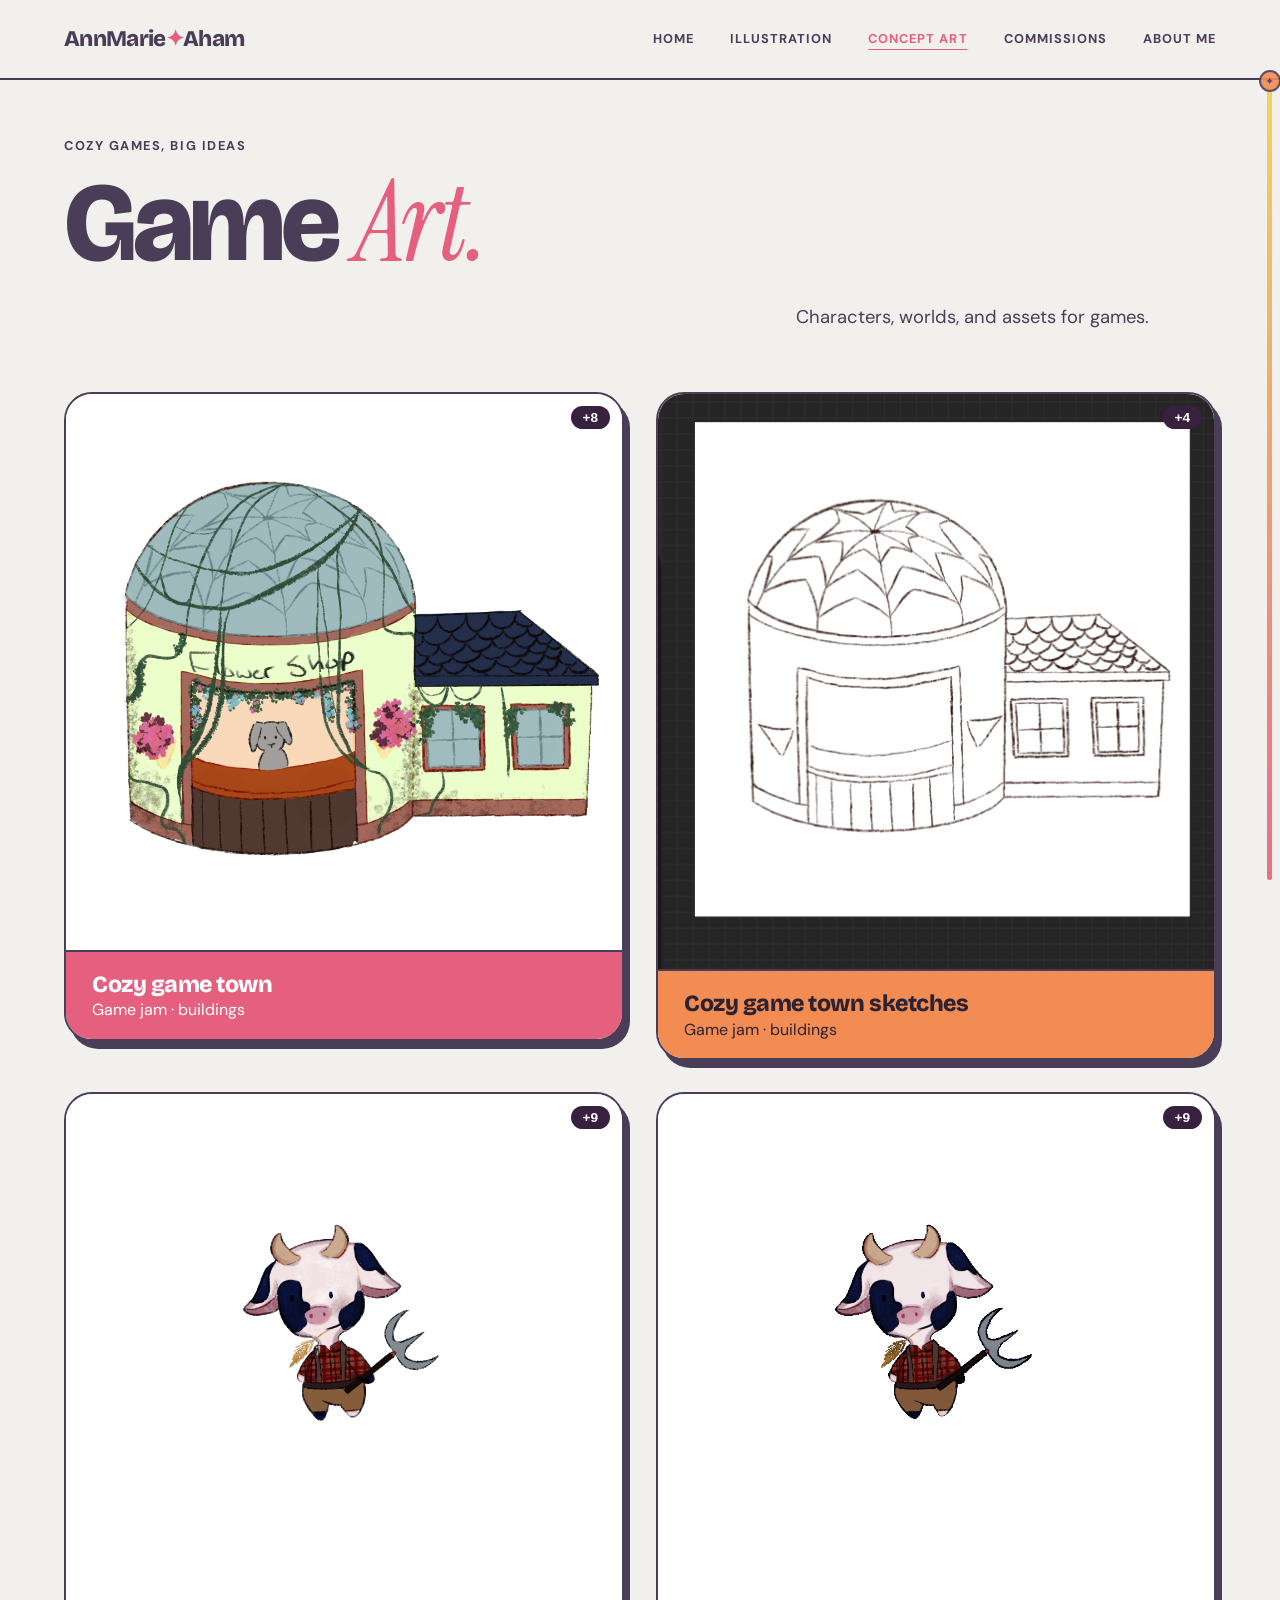
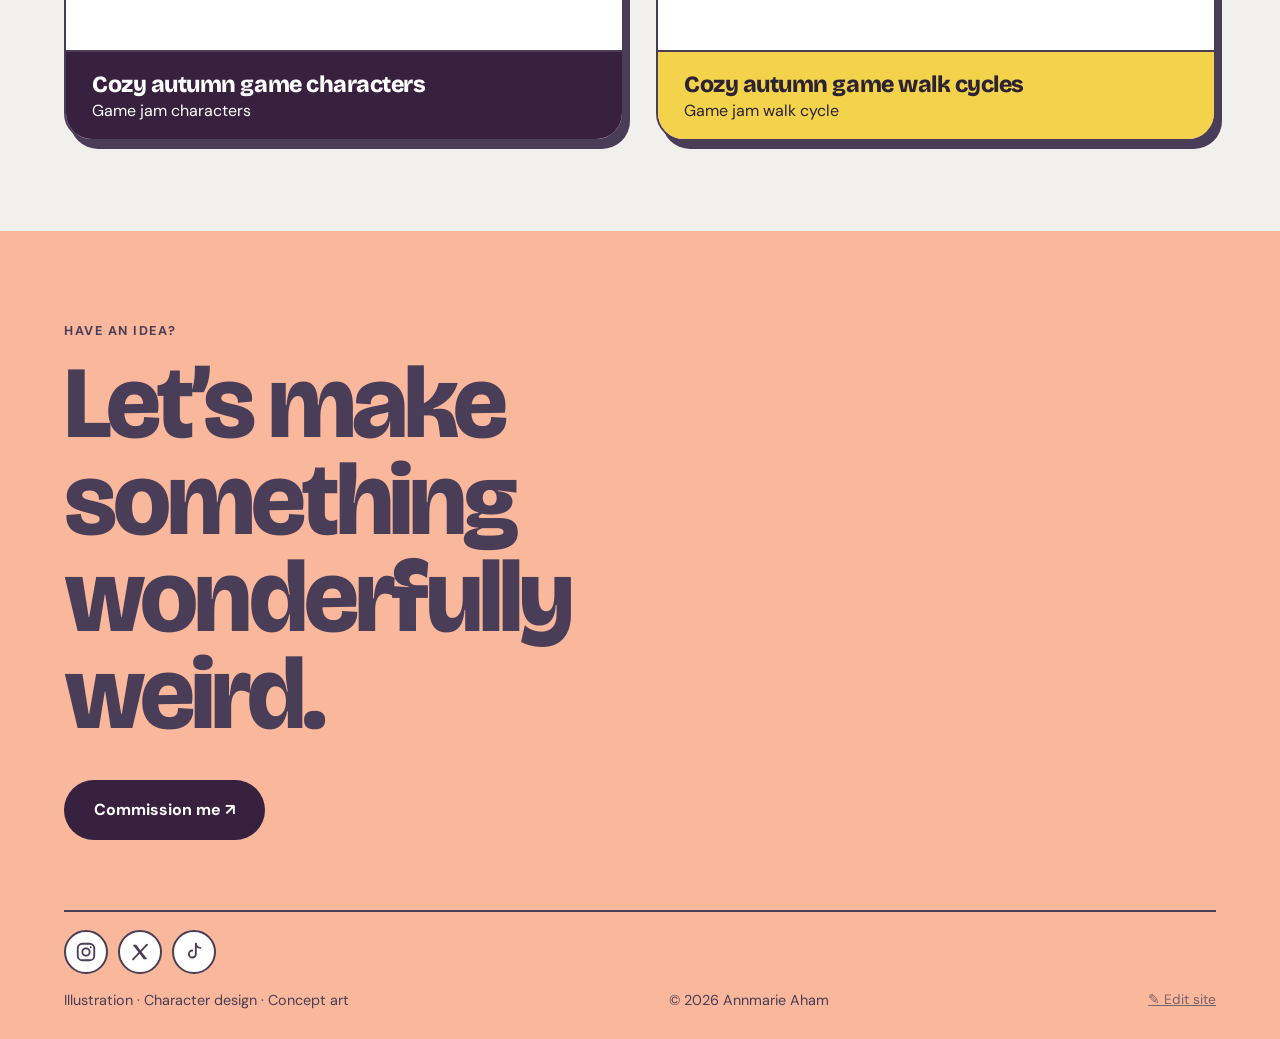
<file: game-design.html>
<!DOCTYPE html>
<html lang="en"><head><meta charset="utf-8"><meta name="viewport" content="width=device-width, initial-scale=1">
<title>Game design | Annmarie Aham</title>
<link rel="preconnect" href="https://fonts.googleapis.com"><link rel="preconnect" href="https://fonts.gstatic.com" crossorigin>
<link href="https://fonts.googleapis.com/css2?family=Bricolage+Grotesque:opsz,wght@12..96,500;12..96,800&family=DM+Sans:wght@400;500;700&family=Instrument+Serif:ital@1&display=swap" rel="stylesheet">
<link rel="icon" href="favicon.png" type="image/png"><link rel="apple-touch-icon" href="favicon.png"><link rel="stylesheet" href="style.css"></head><body data-page="game-design"><header><a class="logo" href="index.html">ANNMARIE<span>✦</span>AHAM</a><nav aria-label="Main"><a href="index.html">Home</a><a href="illustration.html">Illustration</a><a href="game-design.html" aria-current="page">Game design</a><a href="commissions.html">Commissions</a><a href="about.html">About me</a></nav></header><main><section class="page-hero"><p class="tag" data-text="tag">Cozy games, big ideas</p><h1><span data-text="title">Game</span> <em data-text="accent">design.</em></h1><p class="lead" data-text="lead">Characters, worlds, and assets for games that feel like a warm blanket.</p></section><div class="grid" data-gallery aria-live="polite"></div></main><section class="cta"><p class="tag" data-text="cta.tag">Have a story to tell?</p><h2 style="margin-top:14px" data-text="cta.heading">Let’s make something wonderfully weird.</h2><a class="btn" href="commissions.html" data-text="cta.button">Commission me ↗</a><footer><span data-text="site.footer">Illustration · Character design · Game design</span><span data-text="site.copyright">© 2026 Annmarie Aham</span></footer></section><div id="trail" aria-hidden="true"><div id="dot">✦</div></div><script src="site.js"></script></body></html>
</file>
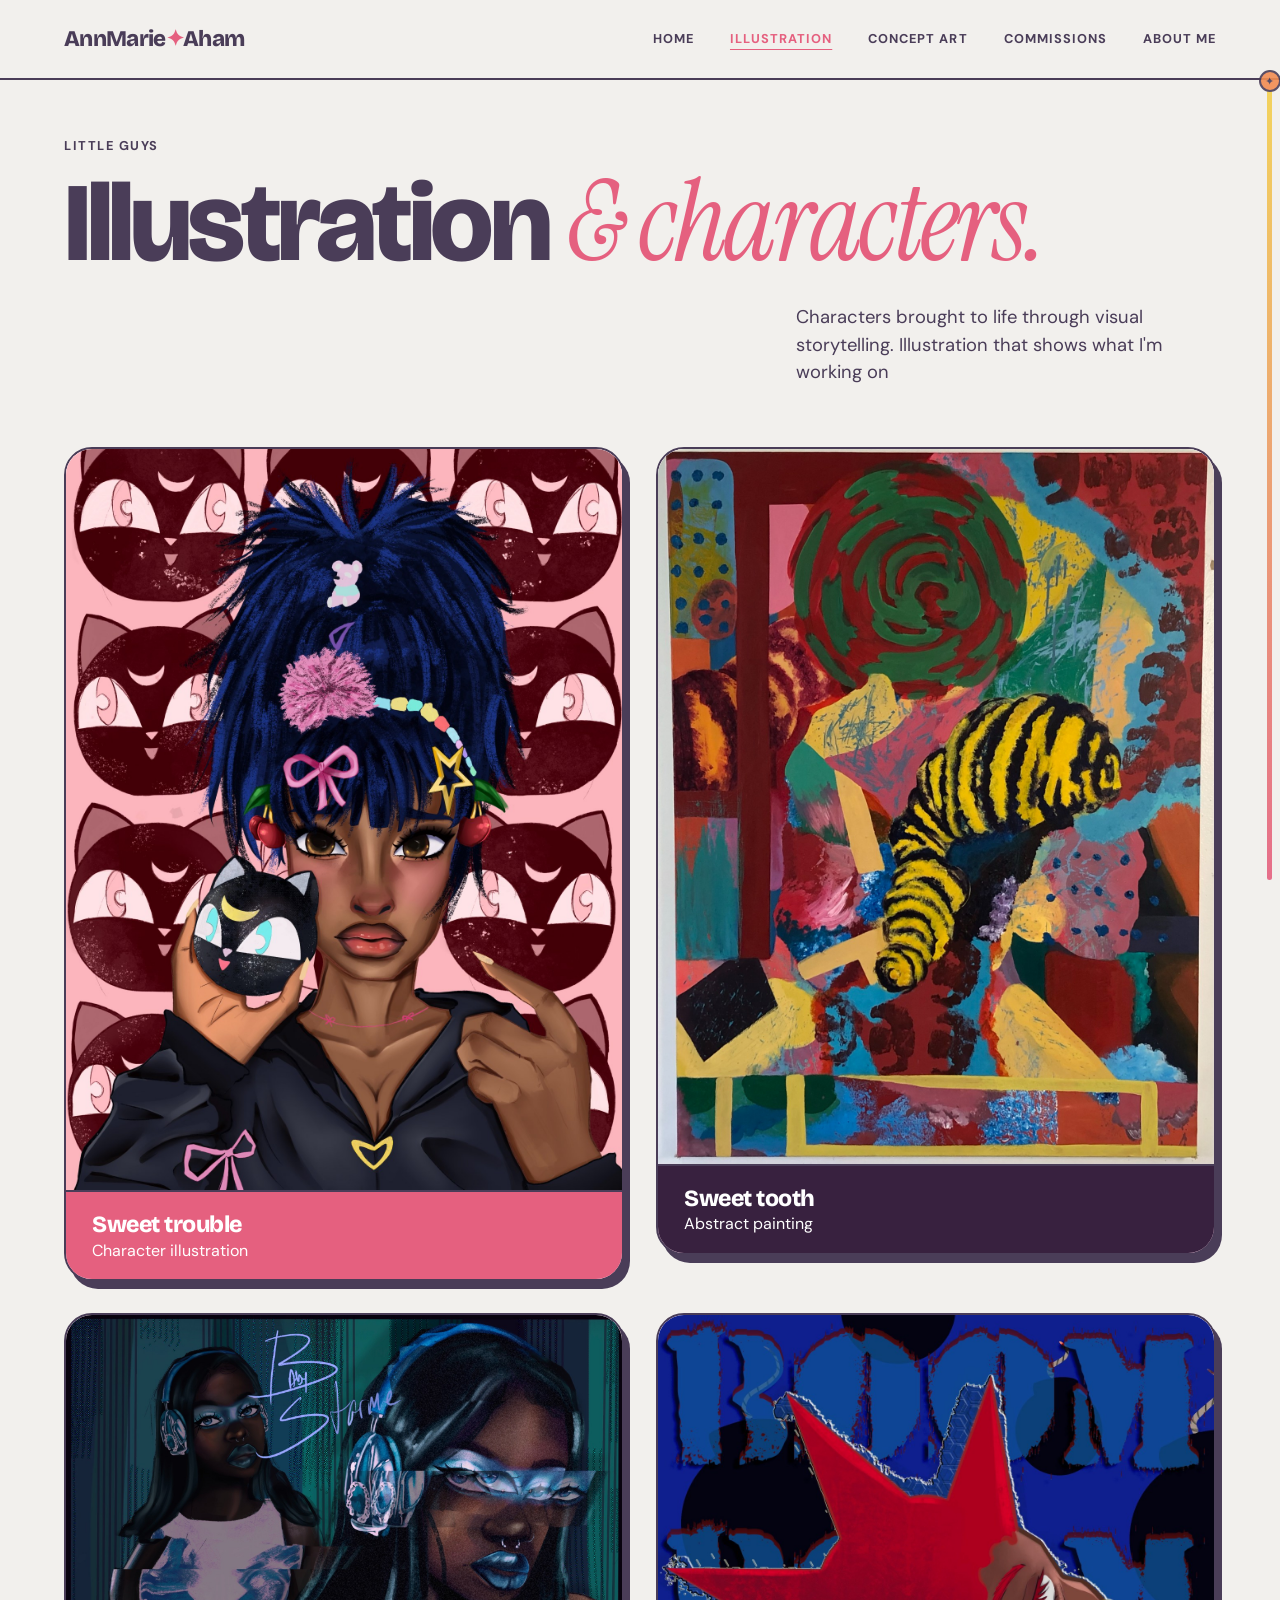
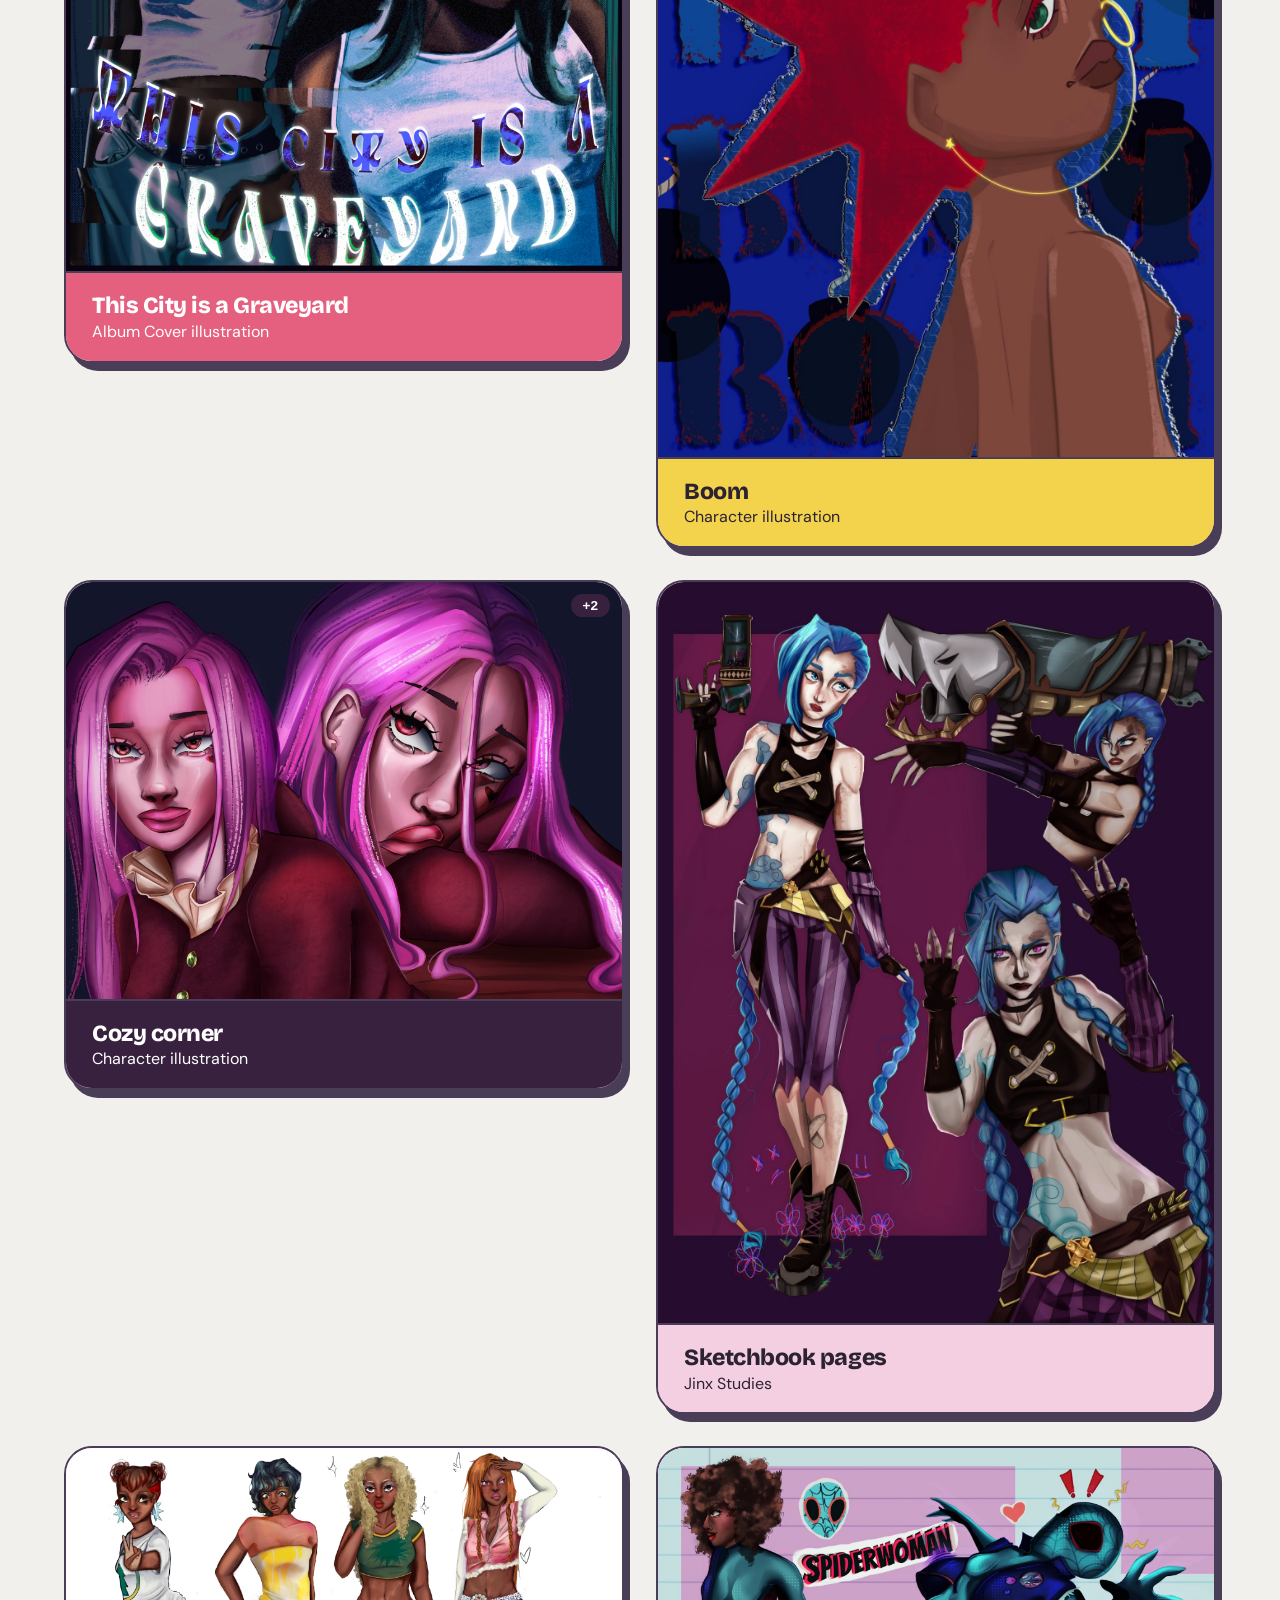
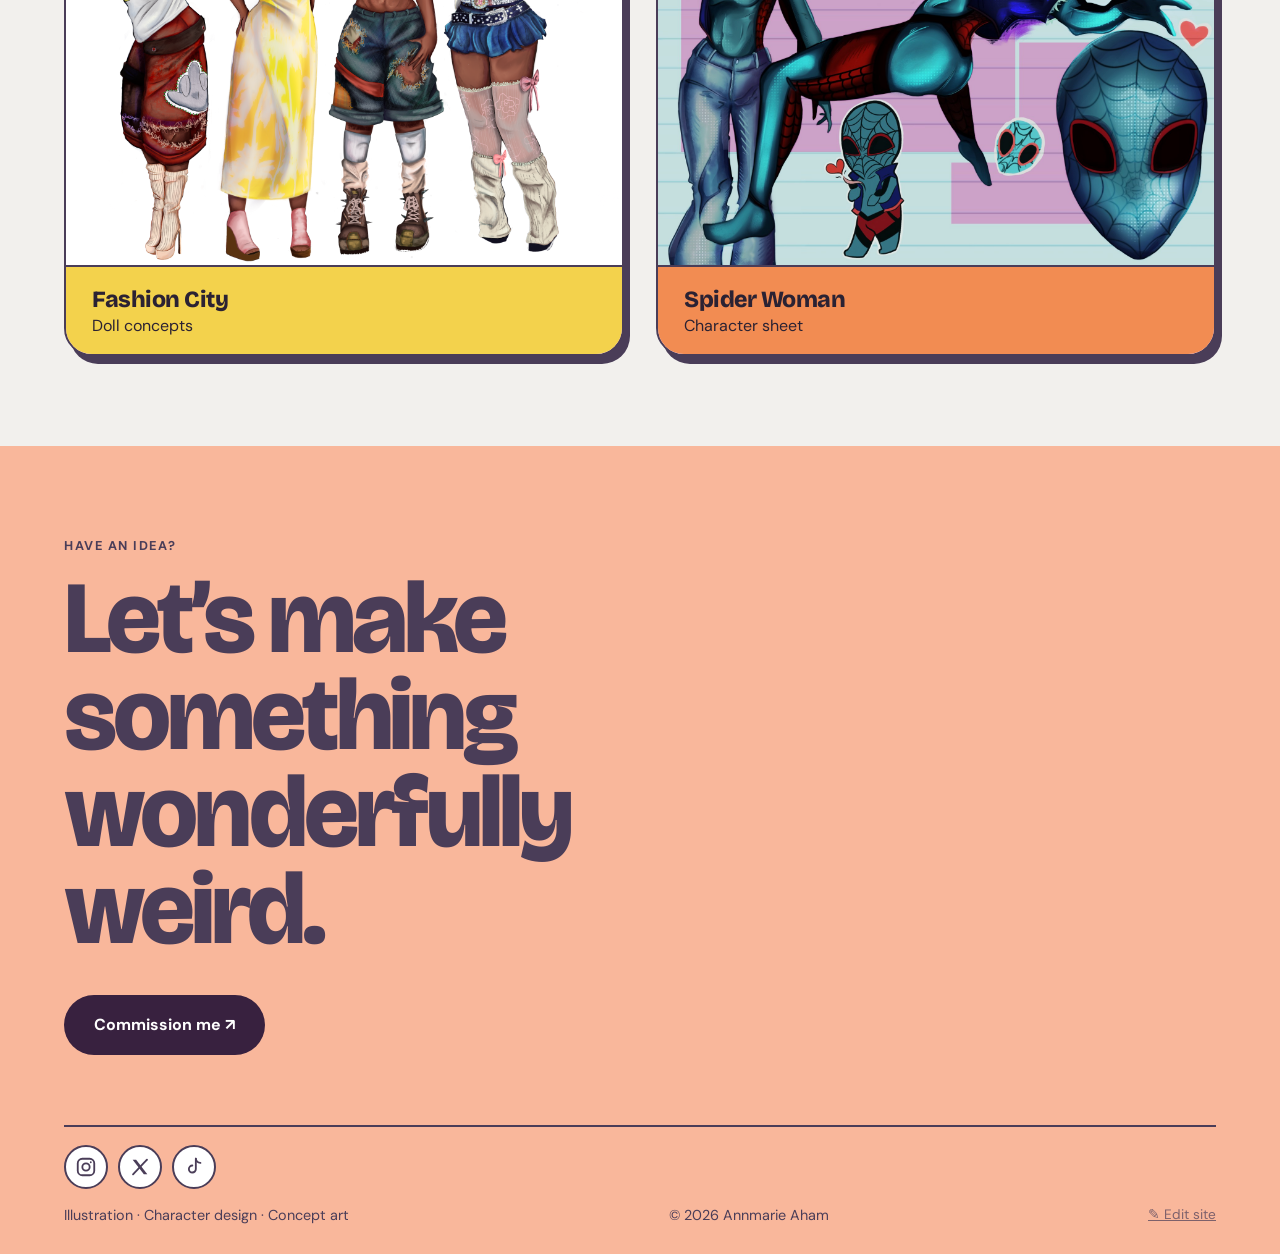
<file: illustration.html>
<!DOCTYPE html>
<html lang="en"><head><meta charset="utf-8"><meta name="viewport" content="width=device-width, initial-scale=1">
<title>Illustration | Annmarie Aham</title>
<link rel="preconnect" href="https://fonts.googleapis.com"><link rel="preconnect" href="https://fonts.gstatic.com" crossorigin>
<link href="https://fonts.googleapis.com/css2?family=Bricolage+Grotesque:opsz,wght@12..96,500;12..96,800&family=DM+Sans:wght@400;500;700&family=Instrument+Serif:ital@1&display=swap" rel="stylesheet">
<link rel="icon" href="favicon.png" type="image/png"><link rel="apple-touch-icon" href="favicon.png"><link rel="stylesheet" href="style.css"></head><body data-page="illustration"><header><a class="logo" href="index.html">ANNMARIE<span>✦</span>AHAM</a><nav aria-label="Main"><a href="index.html">Home</a><a href="illustration.html" aria-current="page">Illustration</a><a href="game-design.html">Game design</a><a href="commissions.html">Commissions</a><a href="about.html">About me</a></nav></header><main><section class="page-hero"><p class="tag" data-text="tag">Little guys and their homes</p><h1><span data-text="title">Illustration</span> <em data-text="accent">&amp; characters.</em></h1><p class="lead" data-text="lead">Characters with big feelings, odd shapes, and a lot of snacks.</p></section><div class="grid" data-gallery aria-live="polite"></div></main><section class="cta"><p class="tag" data-text="cta.tag">Have a story to tell?</p><h2 style="margin-top:14px" data-text="cta.heading">Let’s make something wonderfully weird.</h2><a class="btn" href="commissions.html" data-text="cta.button">Commission me ↗</a><footer><span data-text="site.footer">Illustration · Character design · Game design</span><span data-text="site.copyright">© 2026 Annmarie Aham</span></footer></section><div id="trail" aria-hidden="true"><div id="dot">✦</div></div><script src="site.js"></script></body></html>
</file>
<file: style.css>
/* ---- COLORS: change these and the whole site updates ---- */
:root{
  --paper:#f2f0ed; --ink:#4a3d58; --pink:#e5607f; --peach:#f6d9c6;
  --yellow:#f3d24c; --orange:#f28c52; --blush:#f4cfe2; --plum:#38213f; --salmon:#f9b79b;
  --display:"Bricolage Grotesque","Helvetica Neue",Arial,sans-serif;
  --body:"DM Sans","Helvetica Neue",Arial,sans-serif;
  --serif:"Instrument Serif",Georgia,serif;
}
*{box-sizing:border-box;margin:0}
html{scroll-behavior:smooth}
body{background:var(--paper);color:var(--ink);font-family:var(--body);line-height:1.5;overflow-x:hidden}
a{color:inherit}
:focus-visible{outline:3px solid var(--pink);outline-offset:3px}
h1,h2,h3{font-family:var(--display);font-weight:800;letter-spacing:-.04em;line-height:.95}
.wrap{padding:0 clamp(20px,5vw,64px)}

/* nav */
header{display:flex;justify-content:space-between;align-items:center;gap:16px;padding:22px clamp(20px,5vw,64px);border-bottom:2px solid var(--ink);flex-wrap:wrap}
.logo{font-family:var(--display);font-weight:800;font-size:1.4rem;letter-spacing:-.03em;text-decoration:none}
.logo span{color:var(--pink)}
nav{display:flex;gap:clamp(14px,3vw,36px);flex-wrap:wrap}
nav a{font-size:.8rem;font-weight:700;letter-spacing:.08em;text-transform:uppercase;text-decoration:none}
nav a:hover{color:var(--pink)}

/* hero */
.hero{position:relative;padding:48px clamp(20px,5vw,64px) 80px;min-height:88vh;overflow:hidden}
.hero .circle{position:absolute;right:-12vw;top:12%;width:min(60vw,640px);aspect-ratio:1;border-radius:50%;background:var(--peach);z-index:0}
.hero>*{position:relative;z-index:1}
.tag{font-size:.8rem;font-weight:700;letter-spacing:.12em;text-transform:uppercase}
.hero h1{font-size:clamp(3.2rem,11vw,9rem);margin-top:clamp(40px,10vh,120px)}
.hero h1 em{font-family:var(--serif);font-weight:400;color:var(--pink);letter-spacing:-.03em}
.hero p{max-width:380px;font-size:1.15rem;margin:40px 0 0 auto}
.star{color:var(--pink)}

/* what I make */
.make{padding:90px clamp(20px,5vw,64px)}
.make h2{font-size:clamp(2.4rem,6vw,4.5rem);margin:10px 0 40px}
.cards{display:grid;grid-template-columns:repeat(auto-fit,minmax(250px,1fr));gap:24px}
.card{display:flex;flex-direction:column;border-radius:28px;border:2px solid var(--ink);box-shadow:6px 8px 0 var(--ink);overflow:hidden;text-decoration:none;background:var(--orange);transition:transform .2s}
.card:hover{transform:translate(-2px,-3px)}
.card .art{display:grid;place-items:center;padding:36px 20px}
.card .art svg{width:70%;max-width:220px}
.card .big{font-family:var(--display);font-weight:800;font-size:1.9rem;letter-spacing:-.03em;text-transform:uppercase;text-align:center;padding:6px 16px 20px;line-height:1}
.card .label{display:flex;justify-content:space-between;align-items:center;gap:12px;padding:20px 24px;font-family:var(--display);font-weight:800;font-size:1.5rem;letter-spacing:-.03em;line-height:1;border-top:2px solid var(--ink);background:var(--blush)}
.c2{background:var(--orange)} .c2 .label{background:var(--orange)}
.c3{background:var(--blush)} .c3 .label{background:var(--yellow)}

/* marquee */
.band{background:var(--pink);color:#fff;overflow:hidden;white-space:nowrap;padding:18px 0;font-family:var(--display);font-weight:800;font-size:1.5rem;text-transform:uppercase;letter-spacing:-.01em}
.band div{display:inline-block;animation:slide 28s linear infinite}
@keyframes slide{to{transform:translateX(-50%)}}

/* about */
.about{background:var(--plum);color:#fff;padding:90px clamp(20px,5vw,64px);display:grid;grid-template-columns:repeat(auto-fit,minmax(280px,1fr));gap:28px}
.about .pic{background:#d7ee4a;border-radius:32px;display:grid;place-items:center;padding:40px;min-height:340px}
.about .pic svg{width:60%;max-width:240px}
.about .txt{border:2px solid rgba(255,255,255,.35);border-radius:32px;padding:clamp(24px,4vw,48px);display:flex;flex-direction:column;justify-content:space-between;gap:28px}
.about h2{font-size:clamp(2.2rem,5vw,4rem)}
.about a{font-weight:700;font-size:1.1rem;text-underline-offset:6px}

/* cta */
.cta{background:var(--salmon);padding:90px clamp(20px,5vw,64px) 28px}
.cta h2{font-size:clamp(2.6rem,8vw,6.5rem);max-width:9ch}
.btn{display:inline-block;margin-top:36px;background:var(--plum);color:#fff;font-weight:700;padding:18px 30px;border-radius:999px;text-decoration:none}
.btn:hover{background:var(--pink)}
footer{display:flex;justify-content:space-between;flex-wrap:wrap;gap:10px;border-top:2px solid var(--ink);margin-top:70px;padding-top:18px;font-size:.9rem}

/* scroll trail */
#trail{position:fixed;right:10px;top:70px;bottom:20px;width:5px;border-radius:5px;background:linear-gradient(var(--yellow),var(--pink));opacity:.9;z-index:20;}
#dot{position:absolute;left:50%;top:0;width:22px;height:22px;margin-left:-11px;border-radius:50%;background:var(--orange);border:2px solid var(--ink);display:grid;place-items:center;font-size:.7rem;color:var(--ink)}
@media(max-width:640px){#trail{display:none}.hero p{margin-left:0}}
@media(prefers-reduced-motion:reduce){.band div{animation:none}html{scroll-behavior:auto}.card{transition:none}}

/* subpages */
nav a[aria-current]{color:var(--pink);text-decoration:underline;text-underline-offset:6px}
.page-hero{padding:56px clamp(20px,5vw,64px) 30px}
.page-hero h1{font-size:clamp(2.8rem,9vw,7rem);margin-top:14px}
.page-hero h1 em{font-family:var(--serif);font-weight:400;color:var(--pink);letter-spacing:-.03em}
.page-hero p.lead{max-width:420px;font-size:1.15rem;margin:28px 0 0 auto}
.grid{display:grid;grid-template-columns:repeat(auto-fit,minmax(260px,1fr));gap:24px;padding:30px clamp(20px,5vw,64px) 90px}
.tile{border:2px solid var(--ink);border-radius:28px;box-shadow:6px 8px 0 var(--ink);overflow:hidden;background:var(--blush);text-decoration:none;display:flex;flex-direction:column}
.tile .ph{aspect-ratio:4/3;display:grid;place-items:center;font-family:var(--serif);font-style:italic;font-size:1.3rem;text-align:center;padding:20px}
.tile img{width:100%;aspect-ratio:4/3;object-fit:cover;display:block}
.tile .cap{padding:16px 22px;border-top:2px solid var(--ink);font-family:var(--display);font-weight:800;font-size:1.25rem;letter-spacing:-.02em;line-height:1.1;background:#fff}
.tile .cap small{display:block;font-family:var(--body);font-weight:400;font-size:.9rem;letter-spacing:0;margin-top:4px}
.t1 .ph{background:var(--orange)}.t2 .ph{background:var(--yellow)}.t3 .ph{background:var(--blush)}.t4 .ph{background:#d7ee4a}.t5 .ph{background:var(--pink);color:#fff}.t6 .ph{background:var(--peach)}
.duo{display:grid;grid-template-columns:repeat(auto-fit,minmax(280px,1fr));gap:24px;padding:30px clamp(20px,5vw,64px) 90px}
.me{background:var(--pink);border:2px solid var(--ink);border-radius:32px;display:grid;place-items:center;padding:40px;position:relative;min-height:340px}
.me svg{width:55%;max-width:220px}
.me b{position:absolute;right:22px;bottom:16px;font-family:var(--serif);font-style:italic;font-weight:400;color:#fff;font-size:1.4rem}
.bio{background:var(--yellow);border:2px solid var(--ink);border-radius:32px;padding:clamp(24px,4vw,44px);display:flex;flex-direction:column;gap:18px;font-size:1.05rem}
.bio hr{border:0;border-top:2px solid var(--ink);margin:4px 0}
.bio .now{font-family:var(--serif);font-style:italic;font-size:1.3rem}
.steps{counter-reset:s;list-style:none;padding:0;display:grid;gap:16px;max-width:620px}
.steps li{counter-increment:s;display:flex;gap:16px;align-items:baseline;font-size:1.1rem}
.steps li::before{content:counter(s);font-family:var(--display);font-weight:800;font-size:1.8rem;color:var(--pink);min-width:1.4ch}
.cta.orange{background:var(--orange)}
/* editable + lightbox */
.has-img{padding:0!important;overflow:hidden}
.has-img>img{width:100%;max-width:none!important;display:block;object-fit:cover}
.card .art.has-img>img{aspect-ratio:4/3}
.me.has-img>img,.pic.has-img>img{position:absolute;inset:0;height:100%}
.pic{position:relative;overflow:hidden}.me{overflow:hidden}.me b{z-index:1;text-shadow:0 1px 8px rgba(0,0,0,.45)}
.tile{position:relative}
.tile .open{display:block;position:relative;width:100%;padding:0;border:0;background:none;cursor:zoom-in}
.tile .more{position:absolute;right:12px;top:12px;background:var(--plum);color:#fff;border-radius:99px;padding:4px 12px;font-weight:700;font-size:.85rem}
.lb{position:fixed;inset:0;z-index:100;background:rgba(30,16,36,.97);display:flex;flex-direction:column}
.lb[hidden]{display:none}
.lb-track{flex:1;display:flex;overflow-x:auto;scroll-snap-type:x mandatory;overscroll-behavior:contain;scrollbar-width:none}
.lb-track::-webkit-scrollbar{display:none}
.lb-slide{flex:0 0 100%;scroll-snap-align:center;display:grid;place-items:center;padding:70px 14px 6px}
.lb-slide img{max-width:100%;max-height:calc(100dvh - 140px);object-fit:contain;border-radius:12px}
.lb-cap{color:#fff;text-align:center;padding:8px 72px 20px;font-family:var(--display);font-weight:800;letter-spacing:-.02em;min-height:3.2rem}
.lb button{position:absolute;width:48px;height:48px;border-radius:50%;border:2px solid #fff;background:rgba(255,255,255,.12);color:#fff;font-size:1.5rem;cursor:pointer;z-index:2}
.lb button:hover{background:var(--pink)}
.lb-x{top:14px;right:14px}.lb-p,.lb-n{top:50%;margin-top:-24px}.lb-p{left:12px}.lb-n{right:12px}
@media(max-width:640px){.lb-p,.lb-n{top:auto;bottom:14px;margin:0}.lb-cap{padding:8px 70px 20px}}

.admin-link{font-size:.85rem;opacity:.7}

/* in-page editor */
body.editing{padding-bottom:96px}
.ed{outline:2px dashed var(--pink);outline-offset:3px;cursor:text;min-width:1ch}
.ed:focus{outline-style:solid;background:rgba(243,210,76,.3)}
.ed-img{position:absolute!important;top:10px;left:10px;z-index:6}
.ed-ui{display:flex;gap:8px;flex-wrap:wrap;padding:10px 14px}
.tile.ed-add{display:grid;place-items:center;min-height:200px;background:transparent;border-style:dashed;box-shadow:none}
.b{background:var(--plum);color:#fff;border:0;border-radius:999px;padding:12px 22px;font:inherit;font-weight:700;cursor:pointer;min-height:44px}
.b:hover{background:var(--pink)}.b.s{background:#fff;color:var(--ink);border:2px solid var(--ink);padding:6px 14px;min-height:40px}.b.s:hover{background:var(--yellow)}
.ed-bar{position:fixed;left:50%;transform:translateX(-50%);bottom:14px;z-index:90;max-width:calc(100vw - 20px);display:flex;gap:8px;flex-wrap:wrap;align-items:center;justify-content:center;background:var(--plum);color:#fff;border-radius:24px;padding:10px 14px;box-shadow:0 8px 24px rgba(0,0,0,.35)}
.ed-bar .b.s{min-height:40px}
.ed-status{font-weight:700;font-size:.95rem}
.ed-err{color:#ffb3c6;font-weight:700}.ed-dlg .ed-err{color:#b3123c}
.ed-dlg{border:2px solid var(--ink);border-radius:24px;padding:22px;max-width:min(520px,calc(100vw - 24px));background:#fff;color:var(--ink);box-shadow:6px 8px 0 var(--ink);display:grid;gap:12px}
.ed-dlg[open]{display:grid}
.ed-dlg::backdrop{background:rgba(30,16,36,.6)}
.ed-dlg h2{font-size:1.8rem}
.ed-l{display:grid;gap:4px;font-weight:700}.ed-c{display:flex;gap:8px;align-items:center;font-weight:400}
.ed-dlg input[type=text],.ed-dlg input[type=password],.ed-dlg select{width:100%;padding:10px 12px;border:2px solid var(--ink);border-radius:12px;font:inherit;background:#fff;color:var(--ink)}
.ed-dlg input[type=color]{width:64px;height:40px;border:2px solid var(--ink);border-radius:10px;padding:2px;background:#fff}
.ed-row{display:flex;gap:10px;flex-wrap:wrap}
.ed-panel{position:fixed;right:14px;left:auto;top:14px;bottom:auto;margin:0;width:min(360px,calc(100vw - 28px));max-height:calc(100dvh - 110px);overflow:auto;z-index:95}

/* hide the browser scrollbar; the pink/yellow trail is the scrollbar */
html{scrollbar-width:none;-ms-overflow-style:none}
html::-webkit-scrollbar{display:none}
#trail{right:8px;pointer-events:auto;cursor:pointer;touch-action:none}
#trail::before{content:"";position:absolute;inset:0 -12px}
#dot{cursor:grab;pointer-events:none}

/* commission form + inbox */
.fl{display:grid;gap:6px;font-weight:700}
.fl input,.fl textarea{width:100%;padding:11px 12px;border:2px solid var(--ink);border-radius:12px;font:inherit;font-weight:400;background:#fff;color:var(--ink)}
.hp{position:absolute;left:-9999px;width:1px;height:1px;opacity:0}
.fmsg{font-weight:700;min-height:1.4em}.fmsg.bad{color:#b3123c}
.ed-wide{width:min(540px,calc(100vw - 28px))}
.ib-card{border:2px solid var(--ink);border-radius:16px;padding:12px;display:grid;gap:6px;background:#fff}
.ib-card.new{background:var(--yellow)}
.ib-card pre{white-space:pre-wrap;font:inherit;margin:0;word-break:break-word}
.ib-card .meta{font-size:.9rem;opacity:.8}
.ed-sql{width:100%;font:.8rem/1.4 monospace;padding:10px;border:2px solid var(--ink);border-radius:12px;background:#f7f5f2;color:var(--ink)}
.ed-steps{padding-left:20px;display:grid;gap:6px}

.socials{flex-basis:100%;display:flex;gap:10px;flex-wrap:wrap;margin-bottom:6px}
.socials a{border:2px solid var(--ink);border-radius:999px;padding:8px 18px;font-weight:700;font-size:.9rem;text-decoration:none;background:#fff;min-height:40px;display:inline-flex;align-items:center}
.socials a:hover{background:var(--yellow)}

.socials a{padding:0;width:44px;height:44px;min-height:44px;justify-content:center;border-radius:50%}
.socials svg{width:22px;height:22px}

.soc-slot{max-width:420px;margin:18px 0 0 auto}
.socials a.empty{opacity:.4}
@media(max-width:640px){.soc-slot{margin-left:0}}

.ed-hint{display:block;font-size:.85rem;opacity:.8;padding:8px 14px 0}
.ed-strip{display:flex;gap:10px;flex-wrap:wrap;padding:10px 14px;align-items:flex-start}
.ed-thumb{display:grid;gap:4px;width:112px}
.ed-thumb img{width:112px;height:84px;object-fit:cover;border-radius:10px;border:2px solid var(--ink)}
.ed-tag{font-size:.78rem;font-weight:700;line-height:1.2}
.ed-mini{display:flex;flex-wrap:wrap;gap:4px}
.ed-mini .b.s{padding:2px 8px;min-height:32px;font-size:.8rem}

/* bigger gallery: fewer, larger tiles that show each whole piece (no cropping) */
.grid{grid-template-columns:repeat(auto-fit,minmax(min(100%,460px),1fr));align-items:start;gap:32px}
.tile .open>img,.tile>div>img{width:100%;height:auto;aspect-ratio:auto;max-height:85vh;object-fit:contain;background:#fff;display:block}
.tile .cap{font-size:1.45rem;padding:20px 26px}
.tile .cap small{font-size:1rem}

.grid:empty{display:none}

.ed-sw{width:32px;height:32px;border-radius:50%;border:2px solid var(--ink);cursor:pointer;padding:0}
.tile .cap{transition:background .2s}
</file>
